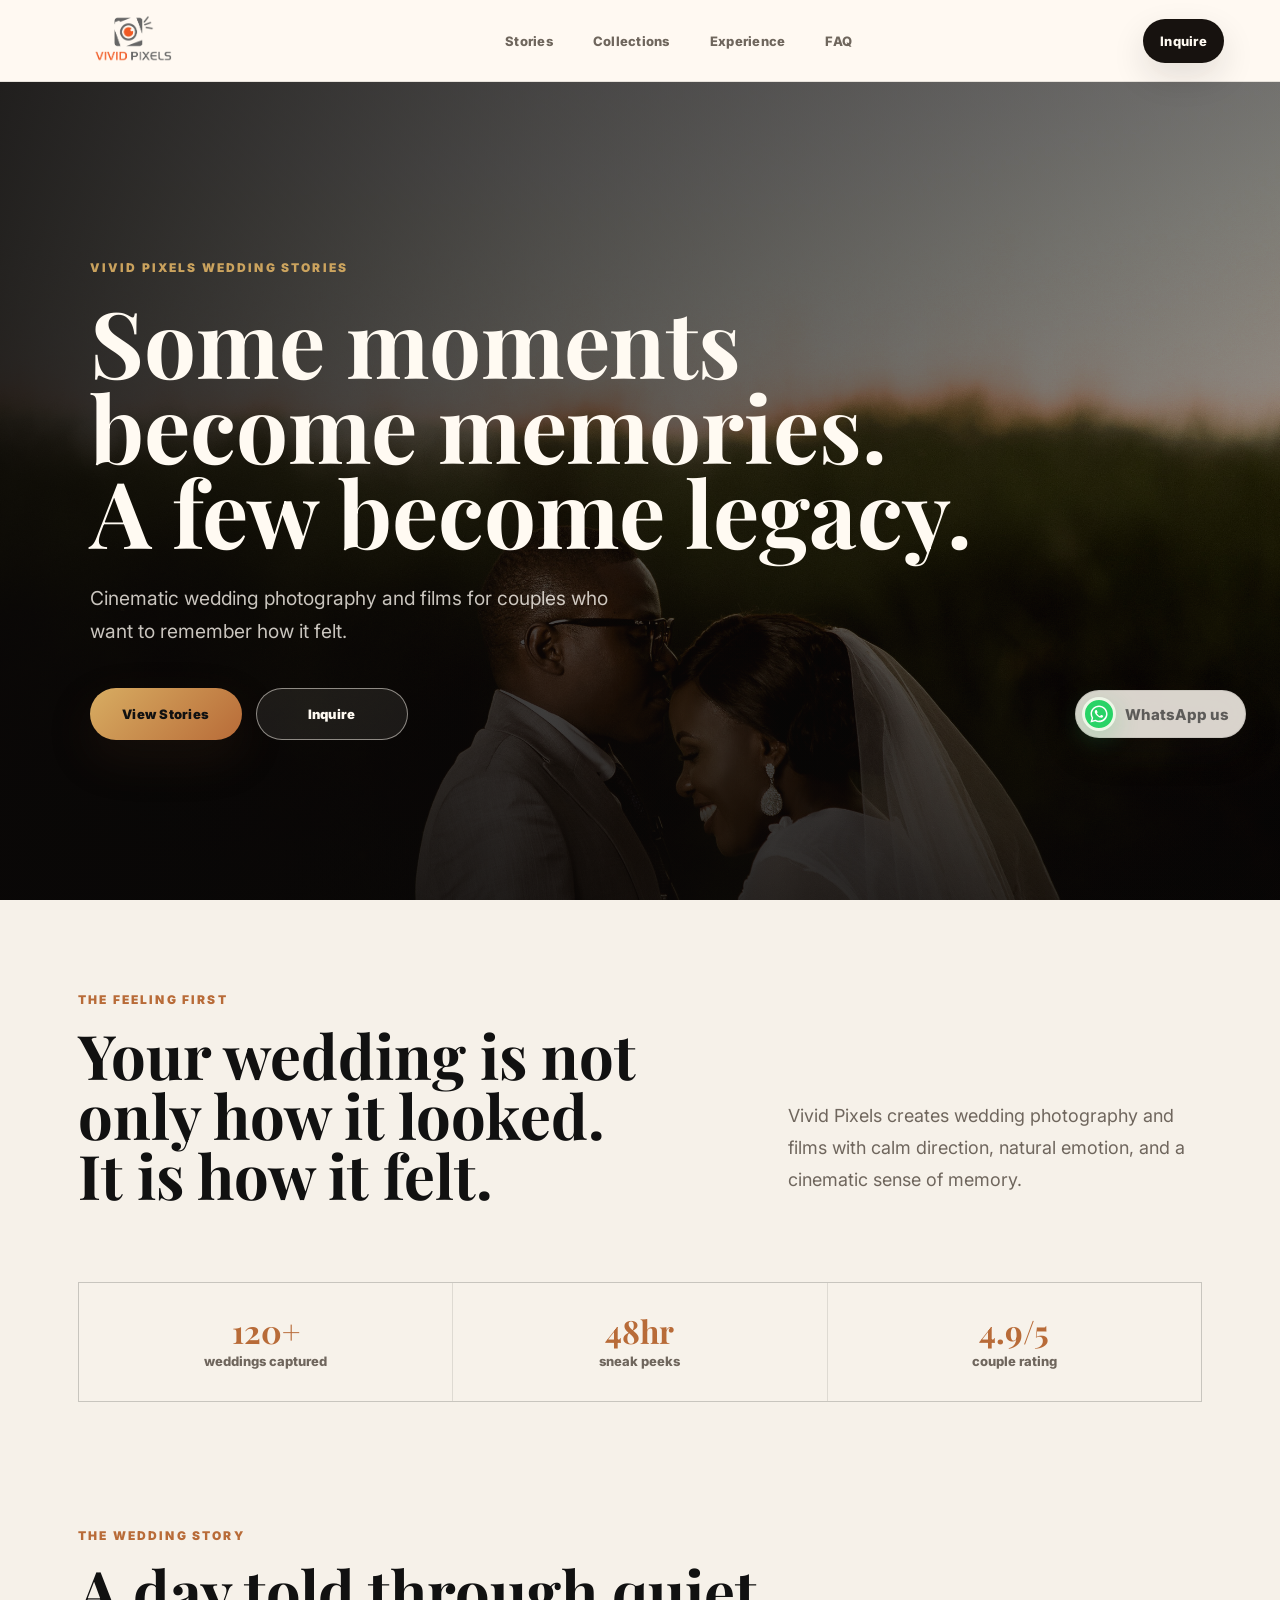
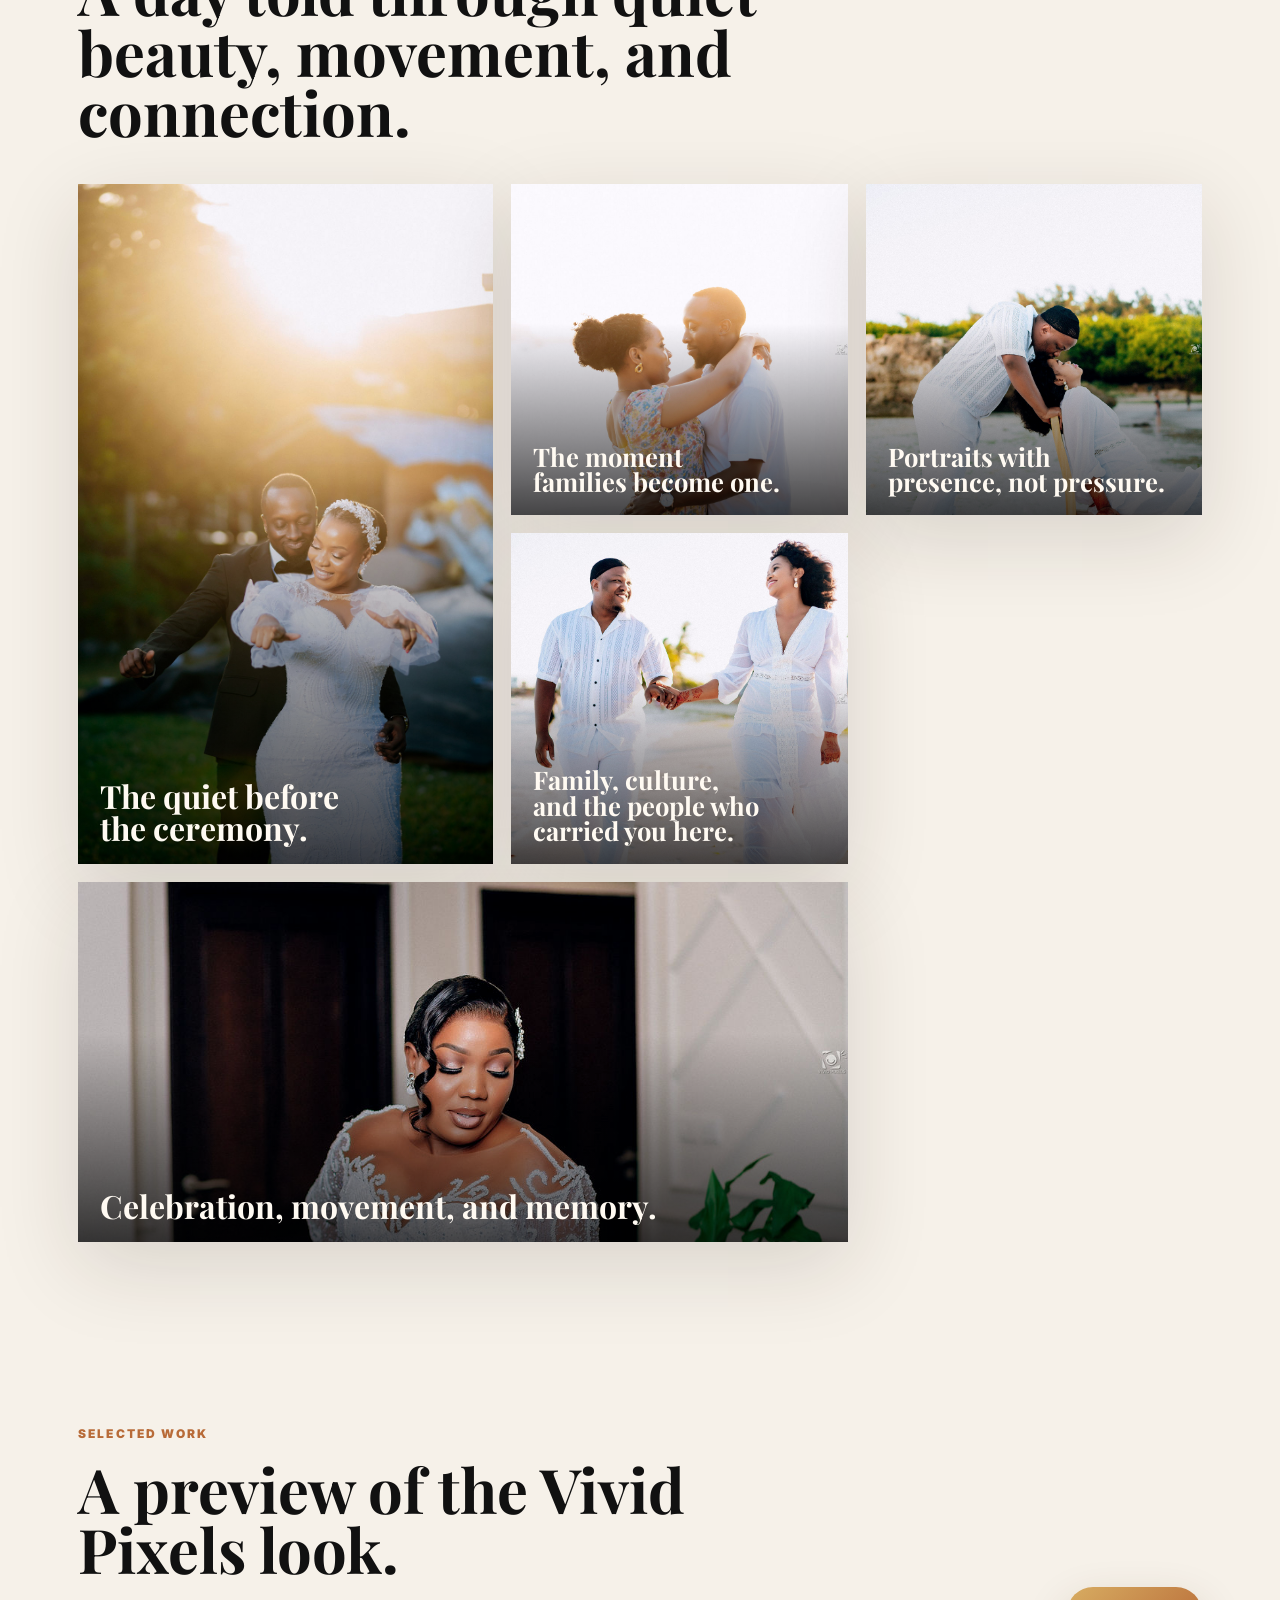
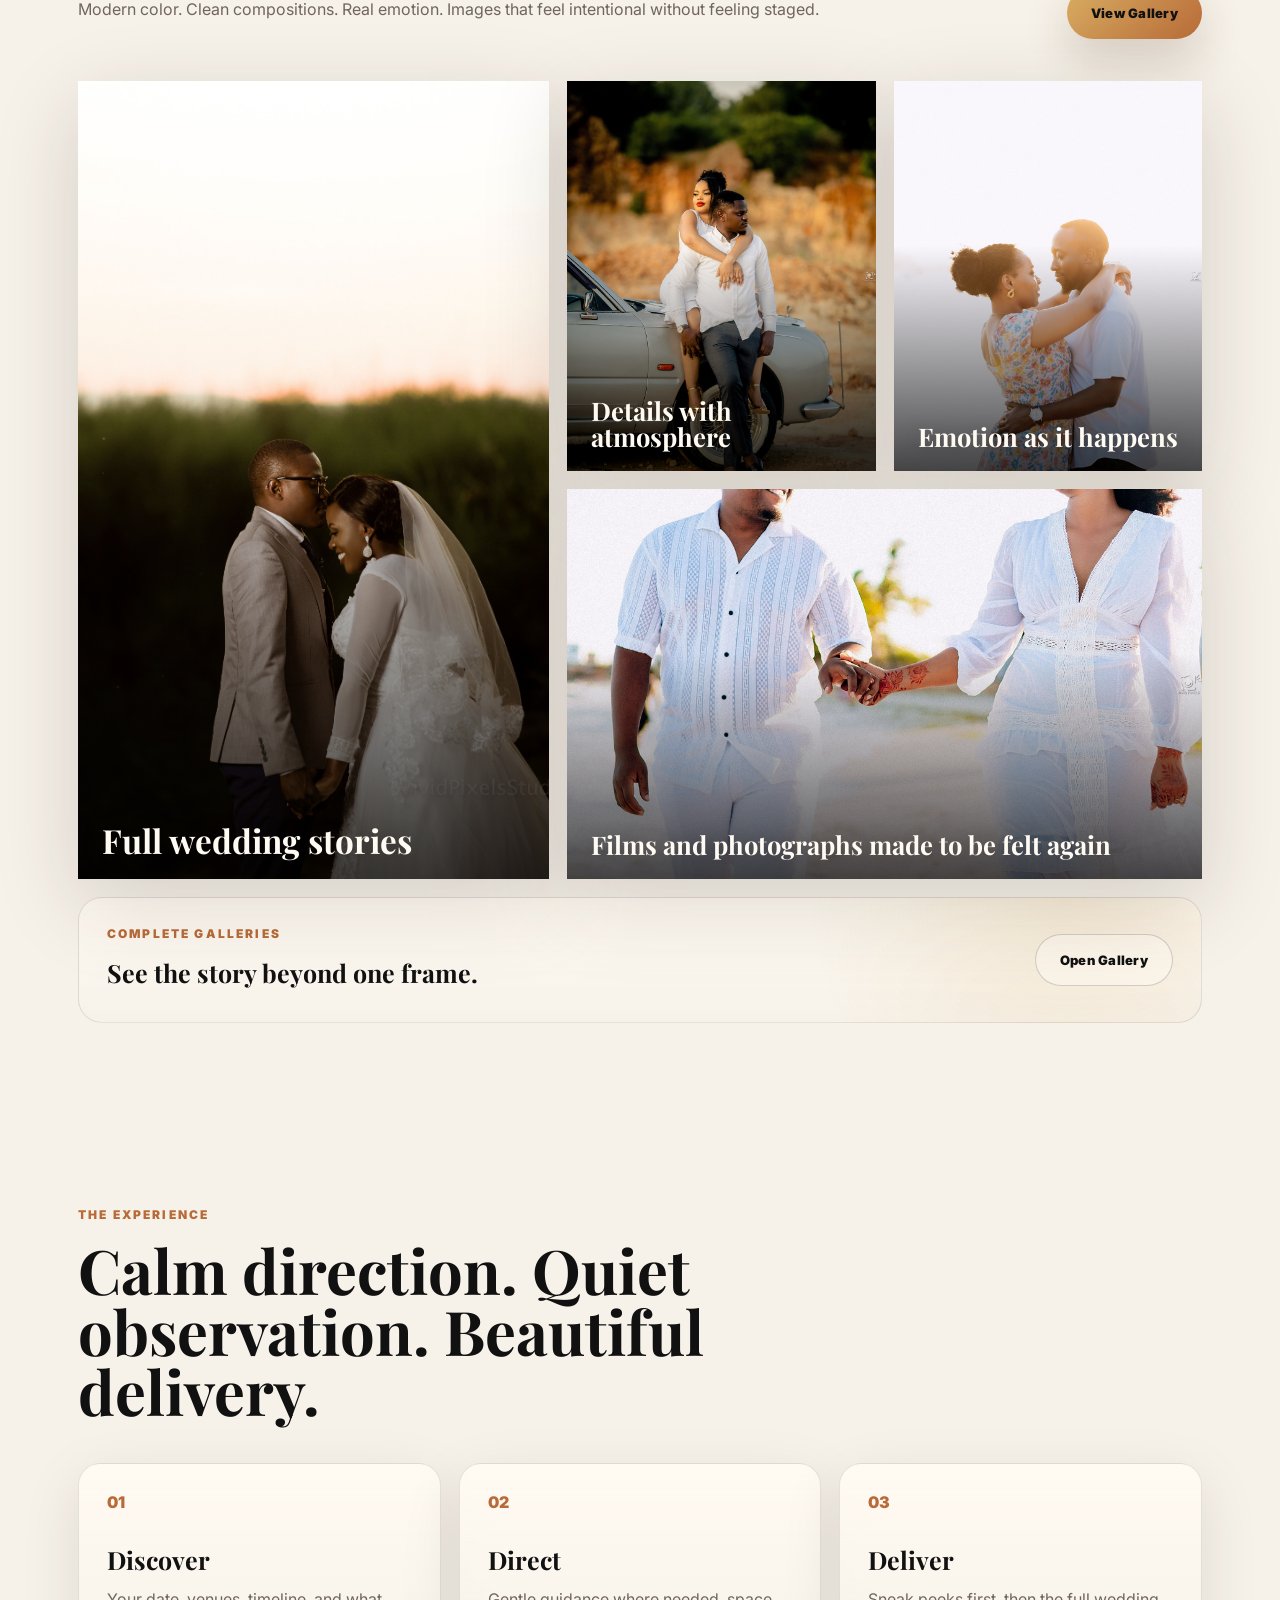
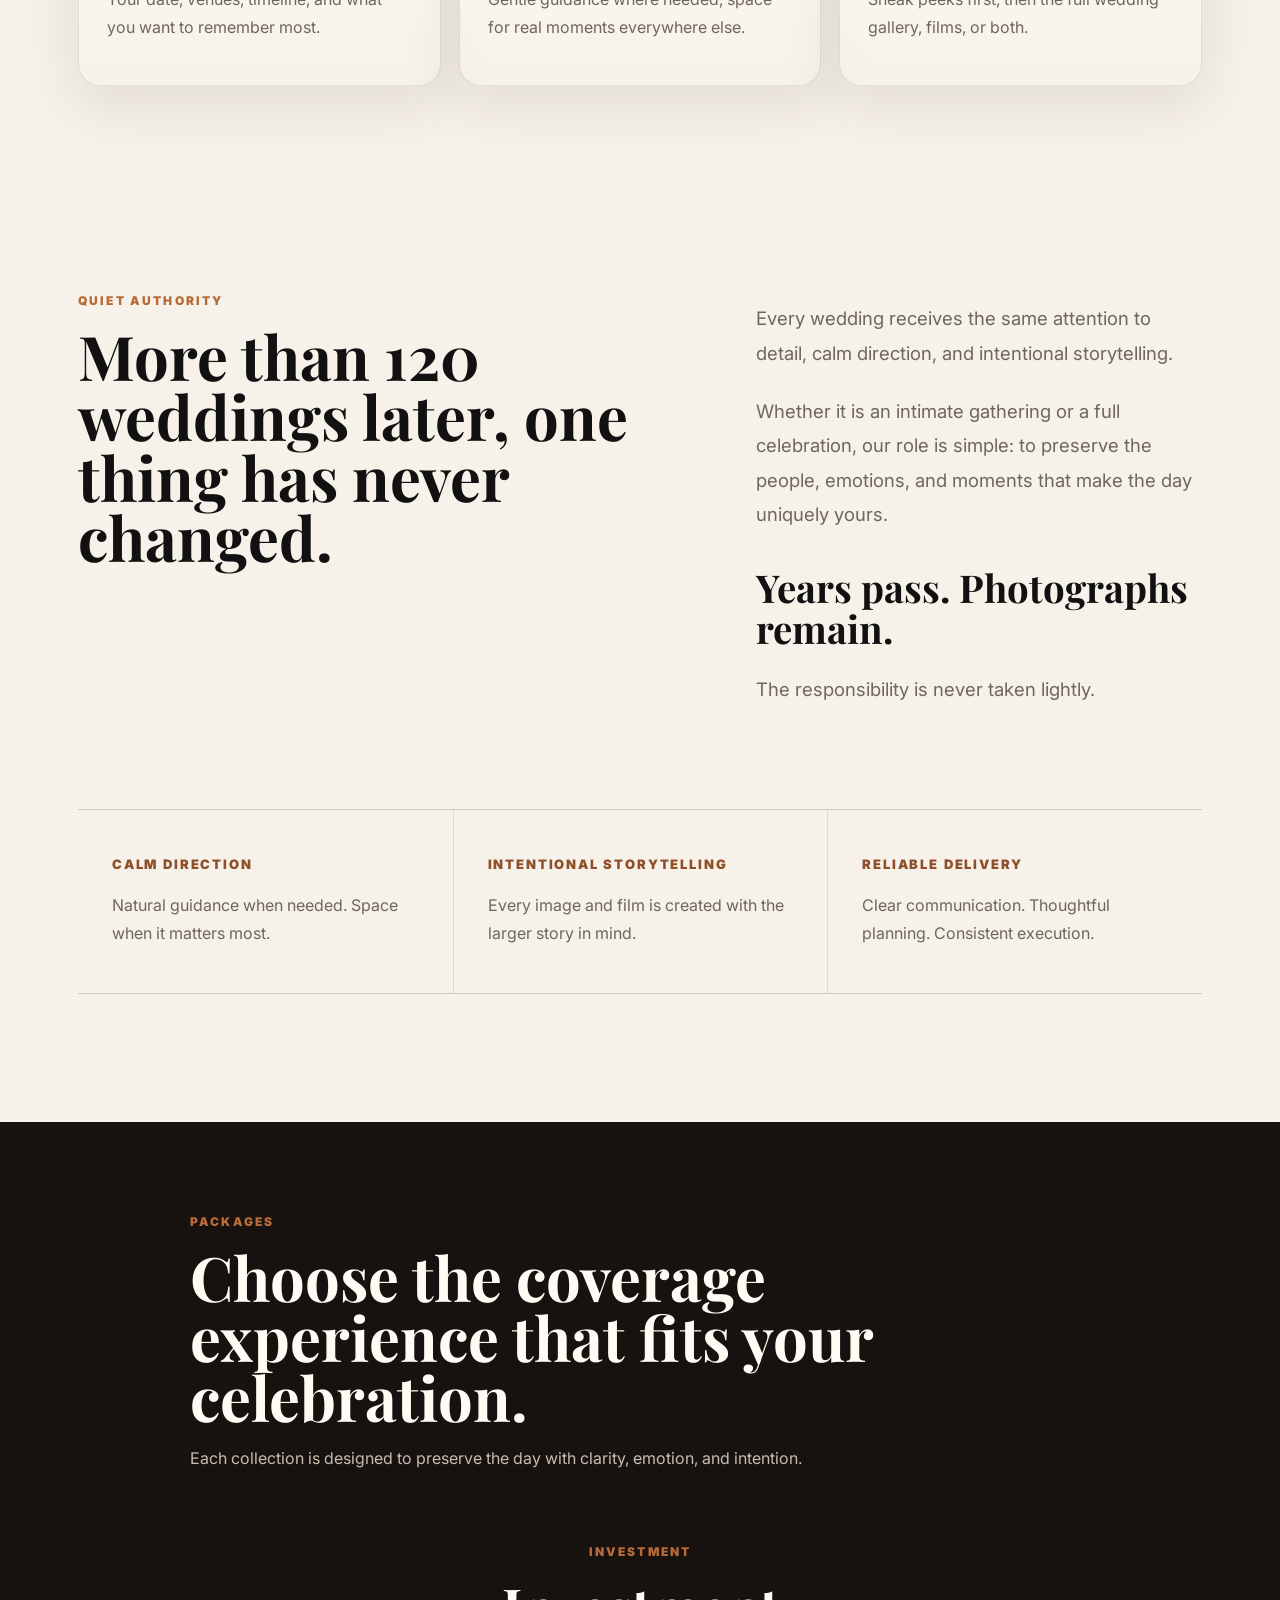
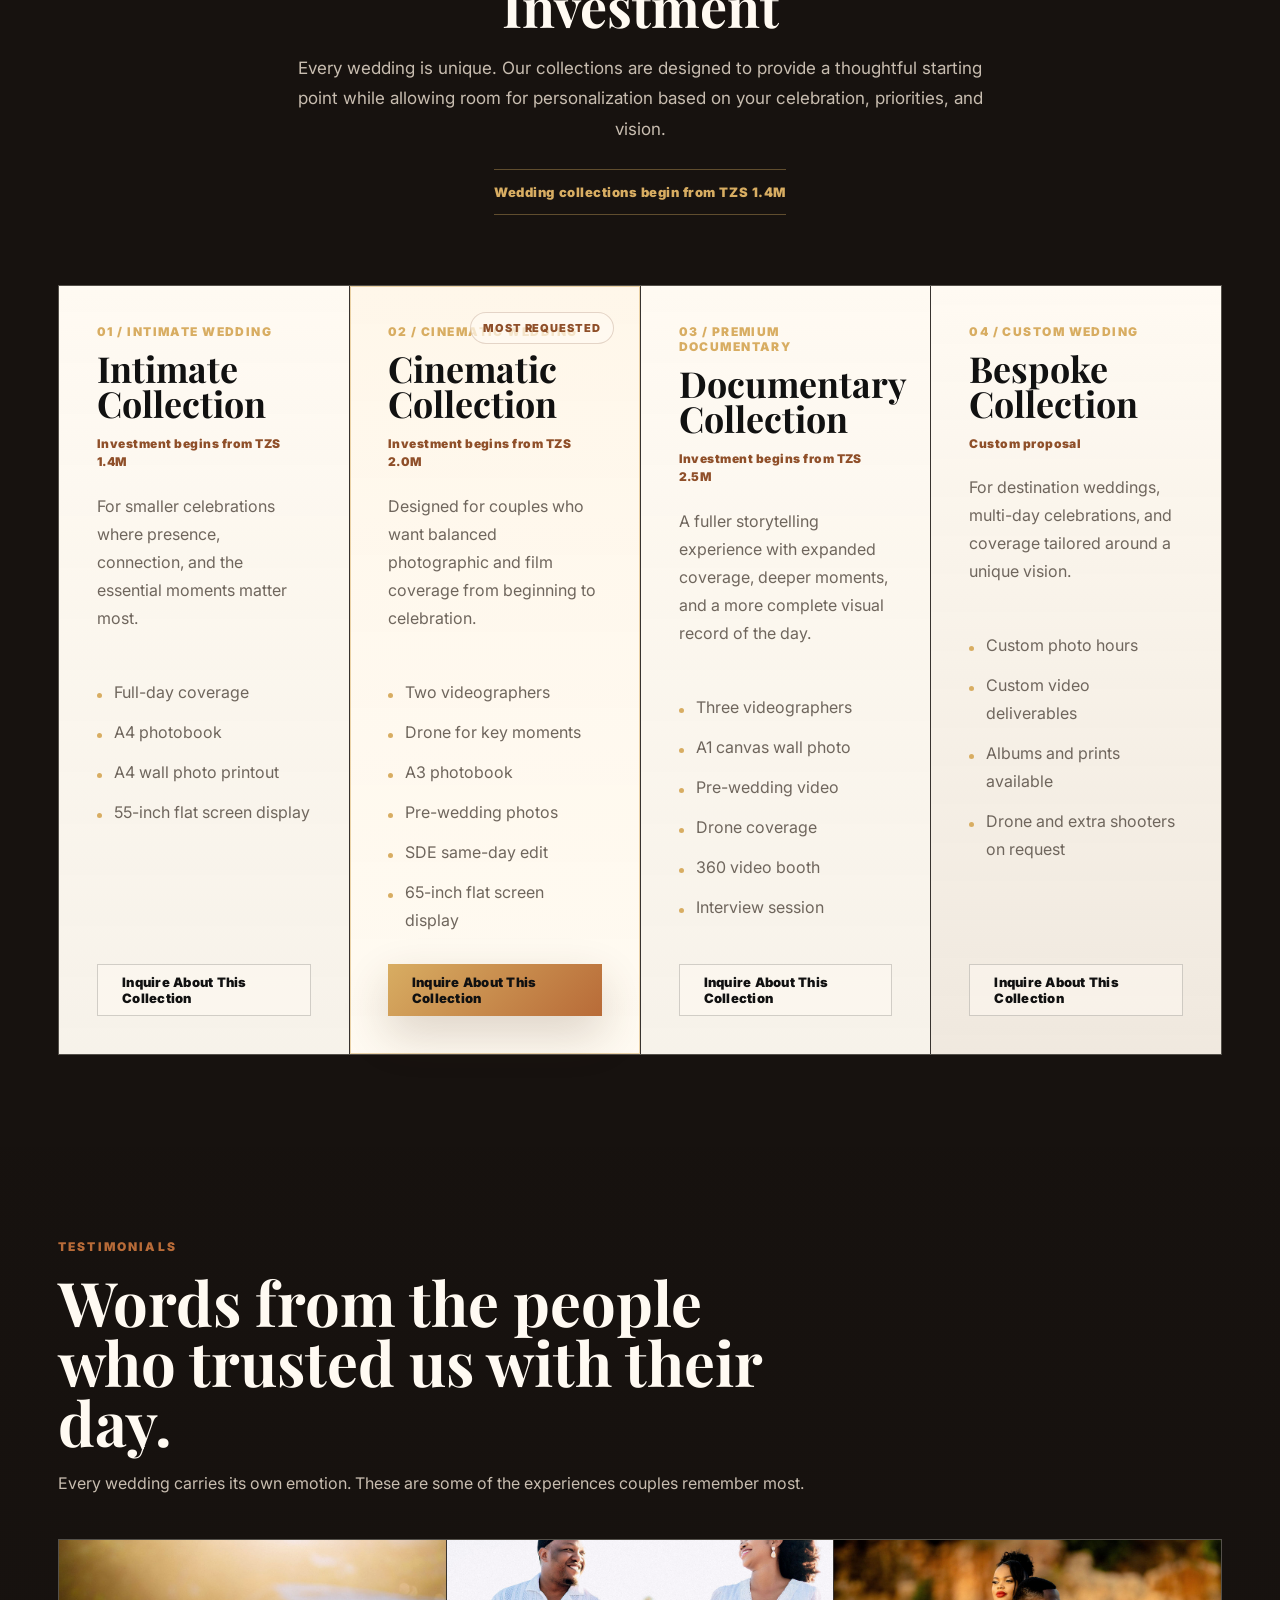
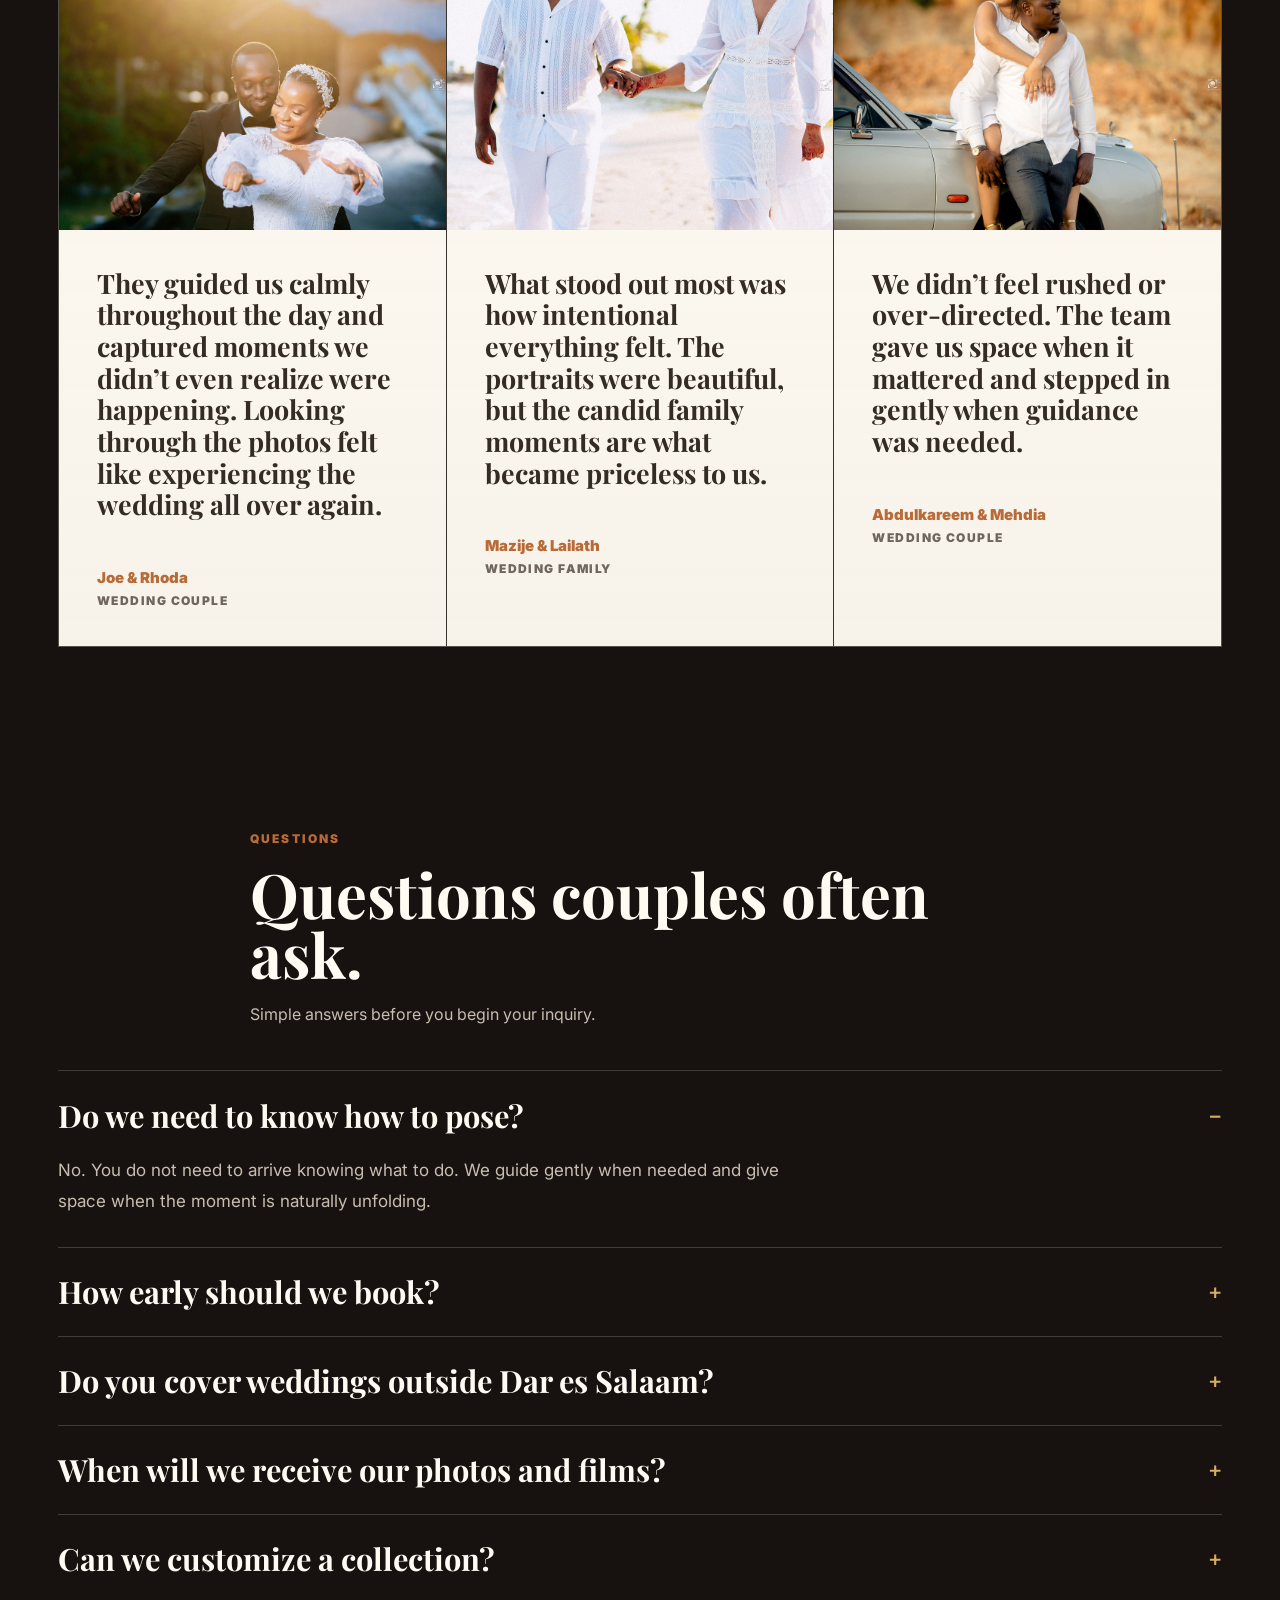
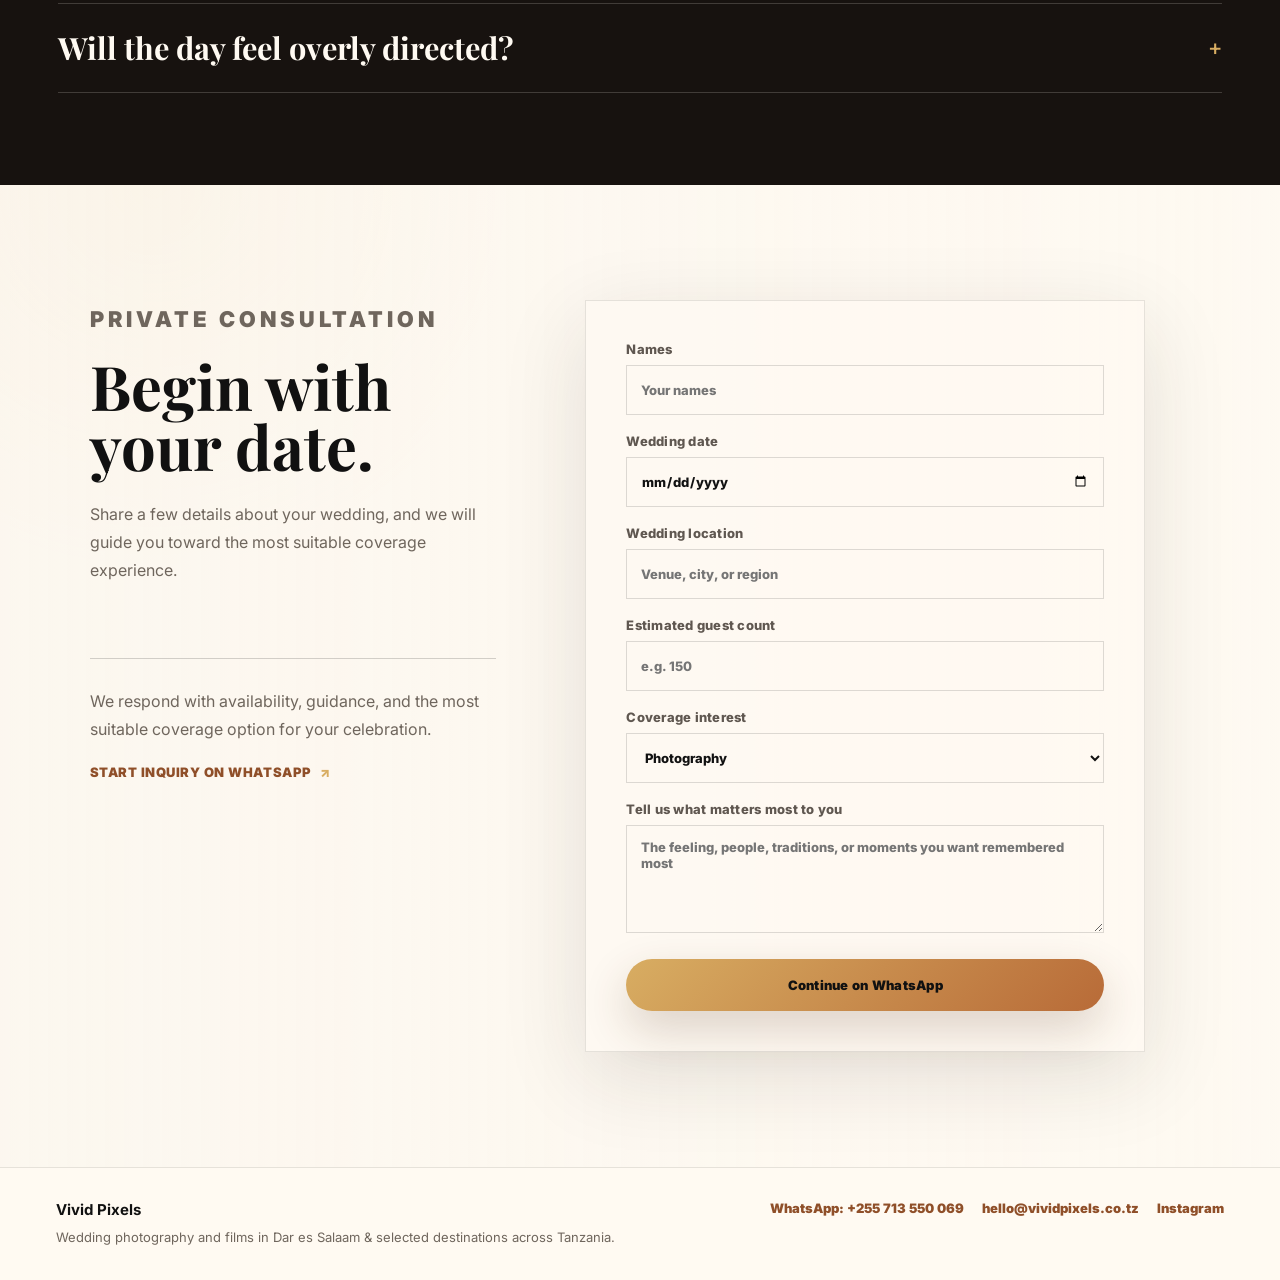
<file: index.html>
<!doctype html>
<html lang="en">
  <head>
    <meta charset="utf-8" />
    <meta name="viewport" content="width=device-width, initial-scale=1" />
    <title>Vivid Pixels | Wedding Photography & Films in Tanzania</title>
    <meta
      name="description"
      content="Vivid Pixels is a wedding photography and videography studio in Dar es Salaam, Tanzania, creating cinematic wedding stories, films, and galleries."
    />
    <link rel="canonical" href="https://vividpixels.co.tz/" />
    <meta name="robots" content="index, follow" />
    <meta property="og:site_name" content="Vivid Pixels" />
    <meta property="og:title" content="Vivid Pixels | Wedding Photography & Films in Tanzania" />
    <meta
      property="og:description"
      content="Premium wedding photography and films for couples in Dar es Salaam and selected destinations across Tanzania."
    />
    <meta property="og:type" content="website" />
    <meta property="og:url" content="https://vividpixels.co.tz/" />
    <meta property="og:image" content="https://vividpixels.co.tz/assets/gallery/hero.jpg" />
    <meta name="twitter:card" content="summary_large_image" />
    <meta name="twitter:title" content="Vivid Pixels | Wedding Photography & Films in Tanzania" />
    <meta
      name="twitter:description"
      content="Cinematic wedding photography and films by Vivid Pixels in Tanzania."
    />
    <meta name="twitter:image" content="https://vividpixels.co.tz/assets/gallery/hero.jpg" />
    <link rel="preconnect" href="https://images.unsplash.com" />
    <link rel="stylesheet" href="styles.css?v=20260530d" />
    <script type="application/ld+json">
      {
        "@context": "https://schema.org",
        "@graph": [
          {
            "@type": "WebSite",
            "@id": "https://vividpixels.co.tz/#website",
            "name": "Vivid Pixels",
            "url": "https://vividpixels.co.tz/",
            "inLanguage": "en",
            "publisher": {
              "@id": "https://vividpixels.co.tz/#business"
            }
          },
          {
            "@type": ["LocalBusiness", "ProfessionalService"],
            "@id": "https://vividpixels.co.tz/#business",
            "name": "Vivid Pixels",
            "url": "https://vividpixels.co.tz/",
            "logo": "https://vividpixels.co.tz/assets/vivid-pixels-logo.png",
            "image": "https://vividpixels.co.tz/assets/gallery/hero.jpg",
            "description": "Vivid Pixels is a premium wedding photography and videography studio in Dar es Salaam, Tanzania, creating cinematic wedding stories, films, and galleries.",
            "telephone": "+255713550069",
            "email": "hello@vividpixels.co.tz",
            "address": {
              "@type": "PostalAddress",
              "addressLocality": "Dar es Salaam",
              "addressCountry": "TZ"
            },
            "areaServed": [
              {
                "@type": "City",
                "name": "Dar es Salaam"
              },
              {
                "@type": "Country",
                "name": "Tanzania"
              }
            ],
            "sameAs": [
              "https://www.instagram.com/vividpixelsstudio/",
              "https://vividpixelsstudio.pixieset.com"
            ],
            "serviceType": [
              "Wedding photography",
              "Wedding videography",
              "Wedding films",
              "Engagement photography",
              "Portrait photography"
            ]
          }
        ]
      }
    </script>
  </head>
  <body>
    <header class="site-header">
      <a class="brand" href="#top" aria-label="Vivid Pixels home">
        <img src="assets/vivid-pixels-logo.png" alt="Vivid Pixels" />
      </a>
      <nav aria-label="Main navigation">
        <a href="gallery.html">Stories</a>
        <a href="#packages">Collections</a>
        <a href="#experience">Experience</a>
        <a href="#faq">FAQ</a>
      </nav>
      <button class="menu-toggle" type="button" aria-expanded="false" aria-controls="mobileMenu">
        <span></span>
        <span></span>
        <span></span>
      </button>
      <a class="header-cta" id="cta-header-inquire" href="#contact">Inquire</a>
      <div class="mobile-menu" id="mobileMenu">
        <a href="gallery.html">Stories</a>
        <a href="#packages">Collections</a>
        <a href="#experience">Experience</a>
        <a href="#faq">FAQ</a>
      </div>
    </header>

    <main id="top">
      <section class="hero" aria-labelledby="hero-title">
        <div class="hero-media" aria-hidden="true"></div>
        <div class="hero-overlay"></div>
        <div class="hero-content">
          <p class="eyebrow">Vivid Pixels Wedding Stories</p>
          <h1 id="hero-title">Some moments become memories. <span>A few become legacy.</span></h1>
          <p>
            Cinematic wedding photography and films for couples who want to
            remember how it felt.
          </p>
          <div class="hero-actions">
            <a class="button button-primary" href="gallery.html">View Stories</a>
            <a class="button button-secondary" id="cta-hero-inquire" href="#contact">Inquire</a>
          </div>
        </div>
      </section>

      <section class="editorial-intro" aria-label="Vivid Pixels wedding approach">
        <div>
          <p class="eyebrow">The feeling first</p>
          <h2>Your wedding is not only how it looked. <span>It is how it felt.</span></h2>
        </div>
        <p>
          Vivid Pixels creates wedding photography and films with calm direction,
          natural emotion, and a cinematic sense of memory.
        </p>
        <div class="intro-proof" aria-label="Studio highlights">
          <span><strong>120+</strong> weddings captured</span>
          <span><strong>48hr</strong> sneak peeks</span>
          <span><strong>4.9/5</strong> couple rating</span>
        </div>
      </section>

      <section class="section story-section" id="services" aria-labelledby="services-title">
        <div class="section-heading story-heading">
          <p class="eyebrow">The wedding story</p>
          <h2 id="services-title">A day told through quiet beauty, movement, and connection.</h2>
        </div>
        <div class="story-grid" aria-label="Wedding storytelling moments">
          <article class="story-card story-card-large">
            <img src="assets/gallery/wedding-1.jpg" alt="Quiet wedding preparation captured by Vivid Pixels" />
            <p>The quiet before the ceremony.</p>
          </article>
          <article class="story-card">
            <img src="assets/gallery/wedding-2.jpg" alt="Wedding ceremony emotion and family connection" />
            <p>The moment families become one.</p>
          </article>
          <article class="story-card">
            <img src="assets/gallery/wedding-3.jpg" alt="Editorial couple portrait by Vivid Pixels" />
            <p>Portraits with presence, not pressure.</p>
          </article>
          <article class="story-card">
            <img src="assets/gallery/wedding-4.jpg" alt="Family connection during a wedding celebration" />
            <p>Family, culture, and the people who carried you here.</p>
          </article>
          <article class="story-card story-card-wide">
            <img src="assets/gallery/wedding-5.jpg" alt="Wedding reception celebration and movement" />
            <p>Celebration, movement, and memory.</p>
          </article>
        </div>
      </section>

      <section class="section" id="work" aria-labelledby="work-title">
        <div class="section-heading work-heading">
          <div>
            <p class="eyebrow">Selected work</p>
            <h2 id="work-title">A preview of the Vivid Pixels look.</h2>
            <p>Modern color. Clean compositions. Real emotion. Images that feel intentional without feeling staged.</p>
          </div>
          <a
            class="button button-primary"
            href="gallery.html"
          >
            View Gallery
          </a>
        </div>
        <div class="editorial-work" aria-label="Editorial wedding portfolio preview">
          <a class="work-image work-image-featured" href="gallery.html">
            <img src="assets/gallery/hero.jpg" alt="Cinematic wedding portrait from Vivid Pixels" />
            <span>Full wedding stories</span>
          </a>
          <a class="work-image" href="gallery.html">
            <img src="assets/gallery/wedding-6.jpg" alt="Elegant wedding detail captured by Vivid Pixels" />
            <span>Details with atmosphere</span>
          </a>
          <a class="work-image" href="gallery.html">
            <img src="assets/gallery/wedding-2.jpg" alt="Emotional wedding photography moment" />
            <span>Emotion as it happens</span>
          </a>
          <a class="work-image work-image-wide" href="gallery.html">
            <img src="assets/gallery/wedding-4.jpg" alt="Cinematic wedding celebration by Vivid Pixels" />
            <span>Films and photographs made to be felt again</span>
          </a>
        </div>
        <div class="gallery-panel gallery-panel-minimal">
          <div>
            <p class="eyebrow">Complete galleries</p>
            <h3>See the story beyond one frame.</h3>
          </div>
          <a class="button button-secondary" href="gallery.html">Open Gallery</a>
        </div>
      </section>

      <section class="section process-section" id="experience" aria-labelledby="process-title">
        <div class="section-heading">
          <p class="eyebrow">The experience</p>
          <h2 id="process-title">Calm direction. Quiet observation. Beautiful delivery.</h2>
        </div>
        <div class="process-grid">
          <article>
            <span>01</span>
            <h3>Discover</h3>
            <p>Your date, venues, timeline, and what you want to remember most.</p>
          </article>
          <article>
            <span>02</span>
            <h3>Direct</h3>
            <p>Gentle guidance where needed, space for real moments everywhere else.</p>
          </article>
          <article>
            <span>03</span>
            <h3>Deliver</h3>
            <p>Sneak peeks first, then the full wedding gallery, films, or both.</p>
          </article>
        </div>
      </section>

      <section class="section quiet-authority" aria-labelledby="authority-title">
        <div class="authority-layout">
          <div>
            <p class="eyebrow">Quiet authority</p>
            <h2 id="authority-title">More than 120 weddings later, one thing has never changed.</h2>
          </div>
          <div class="authority-copy">
            <p>Every wedding receives the same attention to detail, calm direction, and intentional storytelling.</p>
            <p>Whether it is an intimate gathering or a full celebration, our role is simple: to preserve the people, emotions, and moments that make the day uniquely yours.</p>
            <p>Years pass. Photographs remain.</p>
            <p>The responsibility is never taken lightly.</p>
          </div>
        </div>
        <div class="authority-pillars" aria-label="Vivid Pixels working principles">
          <article>
            <h3>Calm Direction</h3>
            <p>Natural guidance when needed. Space when it matters most.</p>
          </article>
          <article>
            <h3>Intentional Storytelling</h3>
            <p>Every image and film is created with the larger story in mind.</p>
          </article>
          <article>
            <h3>Reliable Delivery</h3>
            <p>Clear communication. Thoughtful planning. Consistent execution.</p>
          </article>
        </div>
      </section>

      <section class="section package-section" id="packages" aria-labelledby="packages-title">
        <div class="section-heading">
          <p class="eyebrow">Packages</p>
          <h2 id="packages-title">Choose the coverage experience that fits your celebration.</h2>
          <p>Each collection is designed to preserve the day with clarity, emotion, and intention.</p>
        </div>
        <div class="investment-intro" aria-label="Wedding investment starting point">
          <p class="eyebrow">Investment</p>
          <h3>Investment</h3>
          <p>Every wedding is unique. Our collections are designed to provide a thoughtful starting point while allowing room for personalization based on your celebration, priorities, and vision.</p>
          <strong>Wedding collections begin from TZS 1.4M</strong>
        </div>
        <div class="package-grid">
          <article class="package-card">
            <div>
              <p class="package-kicker">01 / Intimate Wedding</p>
              <h3>Intimate Collection</h3>
              <p class="collection-investment">Investment begins from TZS 1.4M</p>
              <p class="package-copy">For smaller celebrations where presence, connection, and the essential moments matter most.</p>
            </div>
            <ul>
              <li>Full-day coverage</li>
              <li>A4 photobook</li>
              <li>A4 wall photo printout</li>
              <li>55-inch flat screen display</li>
            </ul>
            <a
              class="button button-outline"
              id="cta-package-intimate"
              href="#contact"
              data-package="Package One"
              data-collection="Intimate Collection"
            >
              Inquire About This Collection
            </a>
          </article>

          <article class="package-card highlighted">
            <div class="popular">Most requested</div>
            <div>
              <p class="package-kicker">02 / Cinematic Wedding</p>
              <h3>Cinematic Collection</h3>
              <p class="collection-investment">Investment begins from TZS 2.0M</p>
              <p class="package-copy">Designed for couples who want balanced photographic and film coverage from beginning to celebration.</p>
            </div>
            <ul>
              <li>Two videographers</li>
              <li>Drone for key moments</li>
              <li>A3 photobook</li>
              <li>Pre-wedding photos</li>
              <li>SDE same-day edit</li>
              <li>65-inch flat screen display</li>
            </ul>
            <a
              class="button button-primary"
              id="cta-package-cinematic"
              href="#contact"
              data-package="Package Two"
              data-collection="Cinematic Collection"
            >
              Inquire About This Collection
            </a>
          </article>

          <article class="package-card">
            <div>
              <p class="package-kicker">03 / Premium Documentary</p>
              <h3>Documentary Collection</h3>
              <p class="collection-investment">Investment begins from TZS 2.5M</p>
              <p class="package-copy">A fuller storytelling experience with expanded coverage, deeper moments, and a more complete visual record of the day.</p>
            </div>
            <ul>
              <li>Three videographers</li>
              <li>A1 canvas wall photo</li>
              <li>Pre-wedding video</li>
              <li>Drone coverage</li>
              <li>360 video booth</li>
              <li>Interview session</li>
            </ul>
            <a
              class="button button-outline"
              id="cta-package-documentary"
              href="#contact"
              data-package="Package Three"
              data-collection="Documentary Collection"
            >
              Inquire About This Collection
            </a>
          </article>

          <article class="package-card wide-package">
            <div>
              <p class="package-kicker">04 / Custom Wedding</p>
              <h3>Bespoke Collection</h3>
              <p class="collection-investment">Custom proposal</p>
              <p class="package-copy">For destination weddings, multi-day celebrations, and coverage tailored around a unique vision.</p>
            </div>
            <ul>
              <li>Custom photo hours</li>
              <li>Custom video deliverables</li>
              <li>Albums and prints available</li>
              <li>Drone and extra shooters on request</li>
            </ul>
            <a
              class="button button-outline"
              id="cta-package-bespoke"
              href="#contact"
              data-package="Bespoke"
              data-collection="Bespoke Collection"
            >
              Inquire About This Collection
            </a>
          </article>
        </div>
      </section>

      <section class="section reviews-section" id="reviews" aria-labelledby="reviews-title">
        <div class="section-heading">
          <p class="eyebrow">Testimonials</p>
          <h2 id="reviews-title">Words from the people who trusted us with their day.</h2>
          <p>Every wedding carries its own emotion. These are some of the experiences couples remember most.</p>
        </div>
        <div class="review-list" id="reviewList" aria-label="Client wedding testimonials">
          <article class="review-card">
            <img src="assets/gallery/wedding-1.jpg" alt="Joe and Rhoda wedding story photographed by Vivid Pixels" />
            <div>
              <p>They guided us calmly throughout the day and captured moments we didn’t even realize were happening. Looking through the photos felt like experiencing the wedding all over again.</p>
              <strong>Joe & Rhoda</strong>
              <span>Wedding Couple</span>
            </div>
          </article>
          <article class="review-card">
            <img src="assets/gallery/wedding-4.jpg" alt="Mazije and Lailath wedding family moments by Vivid Pixels" />
            <div>
              <p>What stood out most was how intentional everything felt. The portraits were beautiful, but the candid family moments are what became priceless to us.</p>
              <strong>Mazije & Lailath</strong>
              <span>Wedding Family</span>
            </div>
          </article>
          <article class="review-card">
            <img src="assets/gallery/wedding-6.jpg" alt="Abdulkareem and Mehdia wedding celebration photographed by Vivid Pixels" />
            <div>
              <p>We didn’t feel rushed or over-directed. The team gave us space when it mattered and stepped in gently when guidance was needed.</p>
              <strong>Abdulkareem & Mehdia</strong>
              <span>Wedding Couple</span>
            </div>
          </article>
        </div>
      </section>

      <section class="section faq-section" id="faq" aria-labelledby="faq-title">
        <div class="section-heading">
          <p class="eyebrow">Questions</p>
          <h2 id="faq-title">Questions couples often ask.</h2>
          <p>Simple answers before you begin your inquiry.</p>
        </div>
        <div class="faq-grid">
          <details open>
            <summary>Do we need to know how to pose?</summary>
            <p>No. You do not need to arrive knowing what to do. We guide gently when needed and give space when the moment is naturally unfolding.</p>
          </details>
          <details>
            <summary>How early should we book?</summary>
            <p>As soon as your date is confirmed. We accept a limited number of weddings so each celebration receives proper attention, planning, and care.</p>
          </details>
          <details>
            <summary>Do you cover weddings outside Dar es Salaam?</summary>
            <p>Yes. We cover weddings in Dar es Salaam and selected destinations across Tanzania. Travel requirements can be discussed during inquiry.</p>
          </details>
          <details>
            <summary>When will we receive our photos and films?</summary>
            <p>Delivery timelines depend on the type of coverage selected. We communicate expected timelines clearly before confirmation so you know what to expect.</p>
          </details>
          <details>
            <summary>Can we customize a collection?</summary>
            <p>Yes. Our collections provide a starting point, but coverage can be refined depending on your wedding size, location, and priorities.</p>
          </details>
          <details>
            <summary>Will the day feel overly directed?</summary>
            <p>No. Our approach is calm and intentional. We step in when guidance helps, but we avoid turning real moments into forced scenes.</p>
          </details>
        </div>
      </section>

      <section class="contact-band" id="contact" aria-labelledby="contact-title">
        <div class="contact-intro">
          <p class="eyebrow">Private consultation</p>
          <h2 id="contact-title">Begin with your date.</h2>
          <p>Share a few details about your wedding, and we will guide you toward the most suitable coverage experience.</p>
          <div class="contact-note">
            <p>We respond with availability, guidance, and the most suitable coverage option for your celebration.</p>
            <a id="cta-whatsapp-inquiry" href="https://wa.me/255713550069" target="_blank" rel="noopener noreferrer">Start Inquiry on WhatsApp</a>
          </div>
        </div>
        <form class="lead-form" id="availabilityForm">
          <input id="selectedCollection" name="collection" type="hidden" value="" />
          <p class="selected-collection-note" id="selectedCollectionNote" hidden>Selected collection: <strong></strong></p>
          <label>
            Names
            <input name="name" type="text" placeholder="Your names" required />
          </label>
          <label>
            Wedding date
            <input id="weddingDate" name="date" type="date" min="2026-05-14" required />
          </label>
          <label>
            Wedding location
            <input name="location" type="text" placeholder="Venue, city, or region" required />
          </label>
          <label>
            Estimated guest count
            <input name="guests" type="number" min="1" inputmode="numeric" placeholder="e.g. 150" required />
          </label>
          <label>
            Coverage interest
            <select id="packageSelect" name="coverage" required>
              <option>Photography</option>
              <option>Film</option>
              <option>Photography + Film</option>
            </select>
          </label>
          <label>
            Tell us what matters most to you
            <textarea name="message" rows="5" placeholder="The feeling, people, traditions, or moments you want remembered most" required></textarea>
          </label>
          <button class="button button-primary" id="cta-form-whatsapp" type="submit">Continue on WhatsApp</button>
        </form>
      </section>
    </main>

    <footer class="site-footer">
      <div>
        <strong>Vivid Pixels</strong>
        <span>Wedding photography and films in Dar es Salaam & selected destinations across Tanzania.</span>
      </div>
      <div class="footer-links" aria-label="Vivid Pixels contact links">
        <a href="https://wa.me/255713550069">WhatsApp: +255 713 550 069</a>
        <a href="mailto:hello@vividpixels.co.tz">hello@vividpixels.co.tz</a>
        <a href="https://www.instagram.com/vividpixelsstudio/" target="_blank" rel="noopener noreferrer">Instagram</a>
      </div>
    </footer>

    <a
      class="floating-whatsapp"
      id="cta-floating-whatsapp"
      href="https://wa.me/255713550069?text=Hi%20Vivid%20Pixels%2C%20I%20would%20like%20to%20begin%20a%20wedding%20inquiry."
      target="_blank"
      rel="noopener noreferrer"
      aria-label="Start inquiry on WhatsApp"
    >
      <span class="floating-whatsapp-icon" aria-hidden="true">
        <svg viewBox="0 0 32 32" focusable="false">
          <path d="M16.04 3.5c-6.82 0-12.37 5.45-12.37 12.14 0 2.16.59 4.27 1.7 6.11L3.5 28.5l6.97-1.78a12.6 12.6 0 0 0 5.57 1.3c6.82 0 12.37-5.45 12.37-12.15S22.86 3.5 16.04 3.5Zm0 22.31c-1.79 0-3.55-.47-5.08-1.37l-.36-.21-4.12 1.05 1.1-3.98-.24-.39a9.9 9.9 0 0 1-1.47-5.27c0-5.47 4.56-9.92 10.17-9.92 5.6 0 10.16 4.45 10.16 9.92 0 5.48-4.56 9.94-10.16 9.94Zm5.58-7.44c-.31-.15-1.82-.88-2.1-.98-.28-.1-.49-.15-.69.15-.2.29-.79.97-.97 1.17-.18.2-.36.22-.67.07-.31-.15-1.29-.47-2.45-1.49-.91-.8-1.52-1.78-1.69-2.08-.18-.29-.02-.45.13-.6.14-.13.31-.34.46-.51.15-.18.2-.3.31-.49.1-.2.05-.37-.03-.52-.08-.15-.69-1.63-.94-2.23-.25-.58-.5-.5-.69-.51h-.59c-.2 0-.52.07-.79.37-.28.29-1.04 1-1.04 2.43s1.07 2.82 1.22 3.01c.15.2 2.1 3.14 5.09 4.4.71.3 1.27.48 1.7.62.71.22 1.36.19 1.88.12.57-.08 1.82-.73 2.08-1.43.26-.7.26-1.3.18-1.43-.08-.12-.28-.2-.59-.34Z" />
        </svg>
      </span>
      <span>WhatsApp us</span>
    </a>

    <script src="script.js?v=20260530b"></script>
  </body>
</html>
</file>
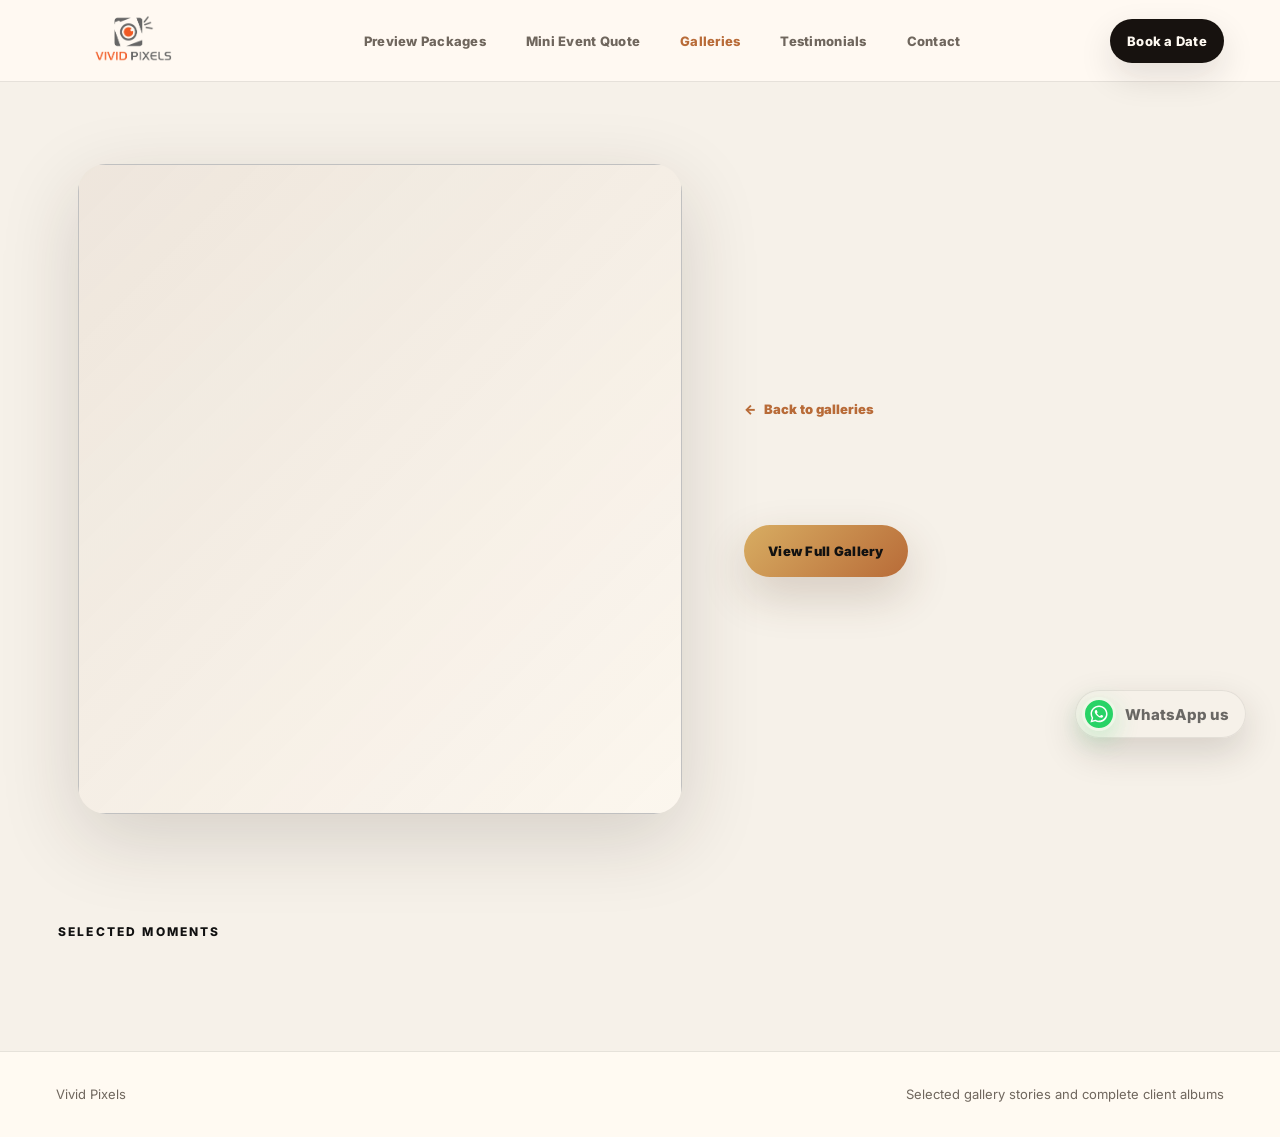
<file: gallery-detail.html>
<!doctype html>
<html lang="en">
  <head>
    <meta charset="utf-8" />
    <meta name="viewport" content="width=device-width, initial-scale=1" />
    <title>Vivid Pixels | Gallery Story</title>
    <meta
      name="description"
      content="A Vivid Pixels gallery story with selected wedding, engagement, portrait, and celebration previews from Tanzania."
    />
    <link rel="canonical" href="https://vividpixels.co.tz/gallery-detail.html" />
    <meta name="robots" content="index, follow" />
    <meta property="og:site_name" content="Vivid Pixels" />
    <meta property="og:title" content="Vivid Pixels Gallery Story" />
    <meta
      property="og:description"
      content="Selected wedding and celebration moments from Vivid Pixels galleries in Tanzania."
    />
    <meta property="og:type" content="article" />
    <meta property="og:url" content="https://vividpixels.co.tz/gallery-detail.html" />
    <meta property="og:image" content="https://vividpixels.co.tz/assets/gallery/hero.jpg" />
    <meta name="twitter:card" content="summary_large_image" />
    <link rel="stylesheet" href="styles.css?v=20260530d" />
  </head>
  <body>
    <header class="site-header">
      <a class="brand" href="index.html" aria-label="Vivid Pixels home">
        <img src="assets/vivid-pixels-logo.png" alt="Vivid Pixels" />
      </a>
      <nav aria-label="Main navigation">
        <a href="index.html#packages">Preview Packages</a>
        <a href="https://quotemini.vividpixels.co.tz" target="_blank" rel="noopener noreferrer">Mini Event Quote</a>
        <a href="gallery.html" aria-current="page">Galleries</a>
        <a href="index.html#reviews">Testimonials</a>
        <a href="index.html#contact">Contact</a>
      </nav>
      <button class="menu-toggle" type="button" aria-expanded="false" aria-controls="mobileMenu">
        <span></span>
        <span></span>
        <span></span>
      </button>
      <a class="header-cta" href="index.html#contact">Book a Date</a>
      <div class="mobile-menu" id="mobileMenu">
        <a href="index.html#packages">Preview Packages</a>
        <a href="https://quotemini.vividpixels.co.tz" target="_blank" rel="noopener noreferrer">Mini Event Quote</a>
        <a href="gallery.html">Galleries</a>
        <a href="index.html#reviews">Testimonials</a>
        <a href="index.html#contact">Contact</a>
      </div>
    </header>

    <main class="gallery-story-page is-loading" id="galleryStoryPage">
      <section class="gallery-story-hero" id="detailHero">
        <div class="gallery-story-image">
          <img id="detailCover" alt="" />
        </div>
        <div class="gallery-story-copy">
          <a class="story-back" href="gallery.html">Back to galleries</a>
          <p class="eyebrow" id="detailCategory"></p>
          <h1 id="detailName"></h1>
          <p id="detailDescription"></p>
          <a class="button button-primary" id="detailFullLink" href="https://vividpixelsstudio.pixieset.com">View Full Gallery</a>
        </div>
      </section>

      <section class="section gallery-story-section" aria-labelledby="detailTitle">
        <div class="section-heading gallery-story-heading">
          <h2 id="detailTitle">Selected moments</h2>
        </div>
        <div class="story-photo-grid" id="detailPhotoGrid"></div>
      </section>
    </main>

    <footer class="site-footer">
      <span>Vivid Pixels</span>
      <span>Selected gallery stories and complete client albums</span>
    </footer>

    <a
      class="floating-whatsapp"
      id="cta-floating-whatsapp-gallery-detail"
      href="https://wa.me/255713550069?text=Hi%20Vivid%20Pixels%2C%20I%20would%20like%20to%20begin%20a%20wedding%20inquiry."
      target="_blank"
      rel="noopener noreferrer"
      aria-label="Start inquiry on WhatsApp"
    >
      <span class="floating-whatsapp-icon" aria-hidden="true">
        <svg viewBox="0 0 32 32" focusable="false">
          <path d="M16.04 3.5c-6.82 0-12.37 5.45-12.37 12.14 0 2.16.59 4.27 1.7 6.11L3.5 28.5l6.97-1.78a12.6 12.6 0 0 0 5.57 1.3c6.82 0 12.37-5.45 12.37-12.15S22.86 3.5 16.04 3.5Zm0 22.31c-1.79 0-3.55-.47-5.08-1.37l-.36-.21-4.12 1.05 1.1-3.98-.24-.39a9.9 9.9 0 0 1-1.47-5.27c0-5.47 4.56-9.92 10.17-9.92 5.6 0 10.16 4.45 10.16 9.92 0 5.48-4.56 9.94-10.16 9.94Zm5.58-7.44c-.31-.15-1.82-.88-2.1-.98-.28-.1-.49-.15-.69.15-.2.29-.79.97-.97 1.17-.18.2-.36.22-.67.07-.31-.15-1.29-.47-2.45-1.49-.91-.8-1.52-1.78-1.69-2.08-.18-.29-.02-.45.13-.6.14-.13.31-.34.46-.51.15-.18.2-.3.31-.49.1-.2.05-.37-.03-.52-.08-.15-.69-1.63-.94-2.23-.25-.58-.5-.5-.69-.51h-.59c-.2 0-.52.07-.79.37-.28.29-1.04 1-1.04 2.43s1.07 2.82 1.22 3.01c.15.2 2.1 3.14 5.09 4.4.71.3 1.27.48 1.7.62.71.22 1.36.19 1.88.12.57-.08 1.82-.73 2.08-1.43.26-.7.26-1.3.18-1.43-.08-.12-.28-.2-.59-.34Z" />
        </svg>
      </span>
      <span>WhatsApp us</span>
    </a>

    <script src="script.js?v=20260526b"></script>
  </body>
</html>
</file>
<file: styles.css>
@import url("https://fonts.googleapis.com/css2?family=Inter:wght@400;500;600;700;800;900&family=Playfair+Display:wght@600;700;800&display=swap");

:root {
  --black: #f6f1e9;
  --charcoal: #fffaf2;
  --panel: #fffaf2;
  --panel-2: #eee6dc;
  --graphite: #5f5750;
  --silver: #6f665d;
  --white: #111111;
  --cream: #332b24;
  --orange: #b86b38;
  --orange-dark: #8f4f29;
  --copper: #7a4326;
  --gold: #d8ad62;
  --blue-black: #17120f;
  --line: rgba(17, 17, 17, 0.1);
  --line-dark: rgba(17, 17, 17, 0.18);
  --line-light: rgba(255, 250, 242, 0.14);
  --shadow: 0 24px 80px rgba(41, 31, 22, 0.16);
}

* {
  box-sizing: border-box;
}

html {
  scroll-behavior: smooth;
}

#contact,
#packages,
#reviews,
#experience,
#faq {
  scroll-margin-top: 96px;
}

body {
  margin: 0;
  background: var(--black);
  color: var(--white);
  font-family: Inter, ui-sans-serif, system-ui, -apple-system, BlinkMacSystemFont, "Segoe UI", sans-serif;
}

img {
  display: block;
  width: 100%;
}

a {
  color: inherit;
}

.site-header {
  position: sticky;
  top: 0;
  z-index: 20;
  display: grid;
  grid-template-columns: auto 1fr auto;
  align-items: center;
  gap: 24px;
  min-height: 82px;
  padding: 0 clamp(18px, 5vw, 56px);
  border-bottom: 1px solid var(--line);
  background: rgba(255, 250, 242, 0.92);
  backdrop-filter: blur(18px);
}

.brand {
  display: inline-flex;
  align-items: center;
  text-decoration: none;
}

.brand img {
  width: 158px;
  height: 56px;
  object-fit: contain;
}

nav {
  display: flex;
  justify-content: center;
  gap: 8px;
}

nav a,
.header-cta {
  min-height: 44px;
  display: inline-flex;
  align-items: center;
  justify-content: center;
  border-radius: 999px;
  padding: 0 16px;
  color: var(--silver);
  font-size: 13px;
  font-weight: 800;
  letter-spacing: 0.02em;
  text-decoration: none;
}

nav a:hover {
  color: var(--white);
}

nav a[aria-current="page"] {
  color: var(--orange);
}

.menu-toggle,
.mobile-menu {
  display: none;
}

.menu-toggle {
  align-items: center;
  justify-content: center;
  gap: 5px;
  width: 44px;
  min-height: 44px;
  border: 1px solid var(--line-dark);
  border-radius: 50%;
  padding: 0;
  background: rgba(255, 250, 242, 0.72);
  color: var(--white);
  font: inherit;
  cursor: pointer;
  flex-direction: column;
}

.menu-toggle span {
  width: 18px;
  height: 2px;
  border-radius: 999px;
  background: var(--white);
}

.mobile-menu {
  grid-column: 1 / -1;
  gap: 8px;
  padding: 0 0 16px;
}

.mobile-menu a {
  min-height: 48px;
  display: flex;
  align-items: center;
  justify-content: space-between;
  border: 1px solid var(--line);
  border-radius: 14px;
  padding: 0 16px;
  background: rgba(255, 250, 242, 0.72);
  color: var(--white);
  font-size: 13px;
  font-weight: 900;
  text-decoration: none;
}

.mobile-menu a::after {
  content: "›";
  color: var(--orange);
  font-size: 20px;
}

.header-cta {
  border: 1px solid rgba(23, 18, 15, 0.18);
  background: #17120f;
  color: #fffaf2;
  box-shadow: 0 14px 34px rgba(23, 18, 15, 0.12);
}

.hero {
  position: relative;
  min-height: calc(100svh - 82px);
  display: flex;
  align-items: center;
  overflow: hidden;
  isolation: isolate;
  background: #100d0b;
}

.hero-media {
  position: absolute;
  inset: 0;
  background-image: url("assets/gallery/hero.jpg");
  background-position: center 38%;
  background-size: cover;
  filter: saturate(0.92) contrast(1.08) brightness(0.78);
  transform: scale(1.02);
}

.hero-overlay {
  position: absolute;
  inset: 0;
  background:
    linear-gradient(90deg, rgba(10, 8, 7, 0.82), rgba(10, 8, 7, 0.52) 42%, rgba(10, 8, 7, 0.16)),
    linear-gradient(180deg, rgba(10, 8, 7, 0.34), rgba(10, 8, 7, 0.12) 48%, rgba(10, 8, 7, 0.68));
}

.hero-content {
  position: relative;
  z-index: 1;
  width: min(1180px, 100%);
  padding: clamp(92px, 12vh, 140px) clamp(22px, 7vw, 96px) clamp(72px, 10vh, 118px);
  color: #fffaf2;
  animation: heroFadeIn 900ms ease both;
}

.eyebrow {
  margin: 0 0 18px;
  color: var(--orange);
  font-size: 12px;
  font-weight: 900;
  letter-spacing: 0.18em;
  text-transform: uppercase;
}

h1,
h2,
h3,
p {
  margin-top: 0;
}

h1,
h2,
h3 {
  font-family: "Playfair Display", Georgia, serif;
  letter-spacing: 0;
}

h1 {
  max-width: 820px;
  margin-bottom: 24px;
  font-size: clamp(48px, 7.6vw, 104px);
  line-height: 0.94;
}

.hero h1 {
  max-width: 940px;
  margin-bottom: 28px;
  color: #fffaf2;
  font-size: clamp(52px, 7.2vw, 106px);
  line-height: 0.92;
  text-wrap: balance;
}

.hero h1 span {
  display: block;
}

h2 {
  max-width: 760px;
  margin-bottom: 16px;
  font-size: clamp(34px, 4.8vw, 66px);
  line-height: 0.98;
}

h3 {
  margin-bottom: 12px;
  font-size: 25px;
  line-height: 1.08;
}

.hero-content > p:not(.eyebrow) {
  max-width: 560px;
  color: rgba(255, 250, 242, 0.78);
  font-size: clamp(17px, 1.5vw, 21px);
  line-height: 1.72;
}

.hero-actions,
.hero-proof {
  display: flex;
  flex-wrap: wrap;
  gap: 14px;
}

.hero-actions {
  margin-top: 40px;
}

.button {
  min-height: 52px;
  display: inline-flex;
  align-items: center;
  justify-content: center;
  border: 0;
  border-radius: 999px;
  padding: 0 24px;
  font: inherit;
  font-size: 13px;
  font-weight: 900;
  letter-spacing: 0.02em;
  text-decoration: none;
  cursor: pointer;
}

.button-primary {
  background: linear-gradient(135deg, var(--gold), var(--orange));
  color: #111111;
  box-shadow: 0 18px 46px rgba(80, 48, 24, 0.2);
}

.button-primary:hover {
  background: linear-gradient(135deg, #e5bd76, #a85d31);
}

.header-cta:hover {
  border-color: rgba(23, 18, 15, 0.28);
  background: #2a211b;
  color: #fffaf2;
}

.button-secondary,
.button-outline {
  border: 1px solid var(--line-dark);
  background: rgba(255, 250, 242, 0.54);
  color: var(--white);
}

.hero .eyebrow {
  margin-bottom: 24px;
  color: rgba(216, 173, 98, 0.92);
}

.hero .button {
  min-width: 152px;
}

.hero .button-secondary {
  border-color: rgba(255, 250, 242, 0.5);
  background: rgba(255, 250, 242, 0.08);
  color: #fffaf2;
  backdrop-filter: blur(10px);
}

.hero .button-secondary:hover {
  background: rgba(255, 250, 242, 0.16);
}

@keyframes heroFadeIn {
  from {
    opacity: 0;
    transform: translateY(14px);
  }

  to {
    opacity: 1;
    transform: translateY(0);
  }
}

.hero-proof {
  max-width: 760px;
  margin-top: 48px;
}

.hero-proof span {
  min-height: 84px;
  min-width: 170px;
  display: grid;
  align-content: center;
  gap: 4px;
  padding: 16px 18px;
  border: 1px solid var(--line);
  border-radius: 18px;
  background: rgba(255, 250, 242, 0.78);
  color: var(--silver);
  backdrop-filter: blur(10px);
}

.hero-proof strong {
  color: var(--white);
  font-family: "Playfair Display", Georgia, serif;
  font-size: 28px;
  line-height: 1;
}

.intro-strip {
  display: grid;
  grid-template-columns: repeat(4, 1fr);
  gap: 1px;
  padding: 1px;
  background: var(--line);
}

.intro-strip span {
  min-height: 96px;
  display: grid;
  place-items: center;
  gap: 6px;
  padding: 18px;
  background: var(--charcoal);
  color: var(--silver);
  font-size: 13px;
  font-weight: 700;
  text-align: center;
}

.intro-strip strong {
  display: block;
  color: var(--orange);
  font-family: "Playfair Display", Georgia, serif;
  font-size: 24px;
}

.editorial-intro {
  width: min(1240px, 100%);
  margin: 0 auto;
  padding: 92px clamp(20px, 5vw, 58px) 68px;
  display: grid;
  grid-template-columns: minmax(0, 1.1fr) minmax(280px, 0.72fr);
  gap: clamp(34px, 6vw, 86px);
  align-items: end;
}

.editorial-intro h2 {
  max-width: 780px;
  margin-bottom: 0;
}

.editorial-intro h2 span {
  display: block;
}

.editorial-intro > p {
  max-width: 480px;
  margin-bottom: 10px;
  color: var(--silver);
  font-size: 18px;
  line-height: 1.78;
}

.intro-proof {
  grid-column: 1 / -1;
  display: grid;
  grid-template-columns: repeat(3, 1fr);
  gap: 1px;
  border: 1px solid var(--line);
  background: var(--line);
}

.intro-proof span {
  min-height: 118px;
  display: grid;
  align-content: center;
  gap: 6px;
  padding: 22px;
  background: rgba(255, 250, 242, 0.76);
  color: var(--silver);
  font-size: 13px;
  font-weight: 800;
  text-align: center;
}

.intro-proof strong {
  color: var(--orange);
  font-family: "Playfair Display", Georgia, serif;
  font-size: 32px;
  line-height: 1;
}

.section {
  width: min(1240px, 100%);
  margin: 0 auto;
  padding: 92px clamp(20px, 5vw, 58px);
}

.section-heading {
  max-width: 820px;
  margin-bottom: 42px;
}

.work-heading {
  max-width: none;
  display: grid;
  grid-template-columns: minmax(0, 1fr) auto;
  gap: 28px;
  align-items: end;
}

.split-heading {
  max-width: none;
  display: grid;
  grid-template-columns: minmax(0, 1fr) minmax(280px, 460px);
  gap: 48px;
  align-items: end;
}

.section-heading p:last-child,
.service-card p,
.process-grid p,
.package-copy,
.package-card li,
.contact-band p:not(.eyebrow) {
  color: var(--silver);
  font-size: 16px;
  line-height: 1.75;
}

.service-grid,
.process-grid {
  display: grid;
  grid-template-columns: repeat(3, 1fr);
  gap: 18px;
}

.service-card,
.process-grid article,
.lead-form {
  border: 1px solid var(--line);
  border-radius: 22px;
  background: linear-gradient(180deg, rgba(255, 250, 242, 0.98), rgba(246, 241, 233, 0.72));
  box-shadow: 0 18px 60px rgba(41, 31, 22, 0.1);
}

.service-card,
.process-grid article {
  padding: 28px;
}

.service-card span,
.process-grid span {
  display: inline-flex;
  margin-bottom: 34px;
  color: var(--orange);
  font-weight: 900;
}

.story-section {
  padding-top: 58px;
}

.story-heading {
  max-width: 880px;
}

.story-grid {
  display: grid;
  grid-template-columns: 1.05fr 0.85fr 0.85fr;
  grid-auto-rows: minmax(270px, auto);
  gap: clamp(10px, 1.6vw, 18px);
}

.story-card {
  position: relative;
  min-height: 330px;
  overflow: hidden;
  background: #111111;
  color: #fffaf2;
  box-shadow: 0 24px 80px rgba(41, 31, 22, 0.14);
}

.story-card-large {
  grid-row: span 2;
  min-height: 680px;
}

.story-card-wide {
  grid-column: span 2;
  min-height: 360px;
}

.story-card img,
.work-image img {
  width: 100%;
  height: 100%;
  object-fit: cover;
}

.story-card img {
  position: absolute;
  inset: 0;
  filter: saturate(0.95) contrast(1.02);
}

.story-card::after,
.work-image::after {
  content: "";
  position: absolute;
  inset: 0;
  background: linear-gradient(180deg, transparent 42%, rgba(0, 0, 0, 0.72));
}

.story-card p {
  position: absolute;
  z-index: 1;
  left: 22px;
  right: 22px;
  bottom: 20px;
  margin: 0;
  color: #fffaf2;
  font-family: "Playfair Display", Georgia, serif;
  font-size: clamp(24px, 2.5vw, 36px);
  font-weight: 700;
  line-height: 1;
  text-wrap: balance;
}

.story-card:not(.story-card-large):not(.story-card-wide) p {
  font-size: clamp(22px, 2vw, 29px);
}

.editorial-work {
  display: grid;
  grid-template-columns: minmax(0, 1.1fr) minmax(0, 0.72fr) minmax(0, 0.72fr);
  gap: clamp(10px, 1.6vw, 18px);
}

.work-image {
  position: relative;
  min-height: 390px;
  display: block;
  overflow: hidden;
  background: var(--panel);
  color: #fffaf2;
  text-decoration: none;
  box-shadow: var(--shadow);
}

.work-image-featured {
  grid-row: span 2;
  min-height: 760px;
}

.work-image-wide {
  grid-column: 2 / 4;
  min-height: 390px;
}

.work-image img {
  position: absolute;
  inset: 0;
  transition: transform 900ms ease, filter 900ms ease;
}

.work-image:hover img {
  transform: scale(1.035);
  filter: saturate(1.08);
}

.work-image span {
  position: absolute;
  z-index: 1;
  left: 24px;
  right: 24px;
  bottom: 22px;
  color: #fffaf2;
  font-family: "Playfair Display", Georgia, serif;
  font-size: clamp(26px, 2.6vw, 42px);
  font-weight: 700;
  line-height: 1;
  text-shadow: 0 2px 22px rgba(0, 0, 0, 0.3);
}

.work-image:not(.work-image-featured) span {
  font-size: clamp(22px, 2vw, 31px);
}

.gallery-panel-minimal {
  margin-top: clamp(22px, 3vw, 34px);
  padding: 0;
  border: 0;
  border-radius: 0;
  background: transparent;
  box-shadow: none;
}

.quiet-authority {
  width: min(1240px, 100%);
  padding-top: clamp(82px, 9vw, 132px);
  padding-bottom: clamp(86px, 10vw, 142px);
}

.authority-layout {
  display: grid;
  grid-template-columns: minmax(0, 0.95fr) minmax(320px, 0.72fr);
  gap: clamp(38px, 7vw, 96px);
  align-items: start;
}

.authority-layout h2 {
  max-width: 760px;
  margin-bottom: 0;
}

.authority-copy {
  max-width: 590px;
  padding-top: 8px;
}

.authority-copy p {
  margin-bottom: 24px;
  color: var(--silver);
  font-size: clamp(17px, 1.45vw, 20px);
  line-height: 1.85;
}

.authority-copy p:nth-last-child(2) {
  margin-top: 36px;
  color: var(--white);
  font-family: "Playfair Display", Georgia, serif;
  font-size: clamp(28px, 3vw, 44px);
  font-weight: 700;
  line-height: 1.05;
}

.authority-copy p:last-child {
  margin-bottom: 0;
}

.authority-pillars {
  display: grid;
  grid-template-columns: repeat(3, minmax(0, 1fr));
  gap: 0;
  margin-top: clamp(64px, 8vw, 104px);
  border-top: 1px solid var(--line-dark);
  border-bottom: 1px solid var(--line-dark);
}

.authority-pillars article {
  padding: clamp(28px, 4vw, 46px) clamp(20px, 3vw, 34px);
}

.authority-pillars article + article {
  border-left: 1px solid var(--line);
}

.authority-pillars h3 {
  margin-bottom: 18px;
  font-family: Inter, ui-sans-serif, system-ui, -apple-system, BlinkMacSystemFont, "Segoe UI", sans-serif;
  color: var(--orange-dark);
  font-size: 13px;
  font-weight: 900;
  letter-spacing: 0.14em;
  line-height: 1.35;
  text-transform: uppercase;
}

.authority-pillars p {
  max-width: 310px;
  margin-bottom: 0;
  color: var(--silver);
  font-size: 16px;
  line-height: 1.75;
}

.work-slideshow {
  display: grid;
  gap: 16px;
}

.slide-stage {
  position: relative;
  min-height: 680px;
  overflow: hidden;
  border-radius: 24px;
  background: var(--panel);
  box-shadow: var(--shadow);
}

.slide-stage img {
  height: 100%;
  min-height: 680px;
  object-fit: cover;
  transition: opacity 220ms ease, transform 700ms ease, filter 700ms ease;
}

.slide-stage:hover img {
  transform: scale(1.04);
  filter: saturate(1.12);
}

.slide-stage::after {
  content: "";
  position: absolute;
  inset: 0;
  background: linear-gradient(180deg, transparent 42%, rgba(0, 0, 0, 0.78));
}

.slide-caption {
  position: absolute;
  z-index: 1;
  left: 26px;
  right: 110px;
  bottom: 26px;
}

.slide-caption h3 {
  color: #fffaf2;
  text-shadow: 0 2px 18px rgba(0, 0, 0, 0.28);
}

.slide-caption a {
  display: inline-flex;
  margin-top: 14px;
  color: #fffaf2;
  font-size: 13px;
  font-weight: 900;
  text-decoration: none;
}

.slide-caption a::after {
  content: "↗";
  margin-left: 8px;
  color: var(--orange);
}

.slide-caption span,
.package-kicker {
  color: var(--gold);
  font-size: 12px;
  font-weight: 900;
  letter-spacing: 0.12em;
  text-transform: uppercase;
}

.slide-control {
  position: absolute;
  z-index: 2;
  top: 50%;
  width: 48px;
  height: 48px;
  border: 1px solid var(--line-dark);
  border-radius: 50%;
  background: rgba(255, 250, 242, 0.9);
  color: var(--white);
  font-size: 34px;
  line-height: 1;
  cursor: pointer;
  transform: translateY(-50%);
}

.slide-control:hover {
  background: var(--gold);
  color: #111111;
}

.slide-control.prev {
  left: 20px;
}

.slide-control.next {
  right: 20px;
}

.slide-thumbnails {
  display: grid;
  grid-template-columns: repeat(6, minmax(0, 1fr));
  gap: 12px;
}

.slide-thumb {
  min-height: 104px;
  padding: 0;
  border: 2px solid transparent;
  border-radius: 18px;
  overflow: hidden;
  background: var(--panel);
  cursor: pointer;
}

.slide-thumb img {
  height: 104px;
  object-fit: cover;
  opacity: 0.72;
}

.slide-thumb.is-active {
  border-color: var(--orange);
}

.slide-thumb.is-active img,
.slide-thumb:hover img {
  opacity: 1;
}

.gallery-panel {
  display: grid;
  grid-template-columns: minmax(0, 1fr) auto;
  gap: 24px;
  align-items: center;
  margin-top: 18px;
  padding: 28px;
  border: 1px solid var(--line);
  border-radius: 24px;
  background:
    radial-gradient(circle at 88% 0%, rgba(216, 173, 98, 0.18), transparent 16rem),
    linear-gradient(180deg, rgba(255, 250, 242, 0.98), rgba(246, 241, 233, 0.72));
}

.gallery-panel h3 {
  margin-bottom: 8px;
}

.gallery-panel p:last-child {
  max-width: 680px;
  margin-bottom: 0;
  color: var(--silver);
  line-height: 1.7;
}

.package-section,
.reviews-section,
.faq-section {
  width: 100%;
  max-width: none;
  background:
    linear-gradient(180deg, rgba(23, 18, 15, 0.98), rgba(23, 18, 15, 1)),
    var(--blue-black);
}

.package-section > *,
.reviews-section > *,
.faq-section > * {
  max-width: 1240px;
  margin-left: auto;
  margin-right: auto;
}

.package-section .section-heading h2,
.reviews-section .section-heading h2,
.faq-section .section-heading h2 {
  color: #fffaf2;
}

.package-section .section-heading {
  max-width: 900px;
  margin-bottom: clamp(44px, 6vw, 72px);
}

.package-section .section-heading p:last-child,
.reviews-section .section-heading p:last-child,
.faq-section .section-heading p:last-child {
  color: #c8bdb0;
}

.investment-intro {
  max-width: 760px;
  margin: 0 auto clamp(42px, 6vw, 70px);
  padding: 0 clamp(8px, 2vw, 20px);
  text-align: center;
}

.investment-intro h3 {
  margin-bottom: 18px;
  color: #fffaf2;
  font-size: clamp(34px, 4.2vw, 56px);
}

.investment-intro > p:not(.eyebrow) {
  max-width: 690px;
  margin: 0 auto 24px;
  color: #c8bdb0;
  font-size: 17px;
  line-height: 1.8;
}

.investment-intro strong {
  display: inline-flex;
  align-items: center;
  justify-content: center;
  min-height: 46px;
  border-top: 1px solid rgba(216, 173, 98, 0.38);
  border-bottom: 1px solid rgba(216, 173, 98, 0.38);
  padding: 10px 0;
  color: var(--gold);
  font-size: 13px;
  font-weight: 900;
  letter-spacing: 0.04em;
}

.package-grid {
  display: grid;
  grid-template-columns: repeat(4, minmax(0, 1fr));
  gap: 1px;
  border: 1px solid rgba(255, 250, 242, 0.14);
  background: rgba(255, 250, 242, 0.14);
}

.package-card {
  position: relative;
  display: flex;
  flex-direction: column;
  gap: 30px;
  min-height: 610px;
  padding: clamp(28px, 3vw, 38px);
  border: 0;
  border-radius: 0;
  background:
    linear-gradient(180deg, rgba(255, 250, 242, 0.98), rgba(246, 241, 233, 0.92)),
    #fffaf2;
  box-shadow: none;
}

.package-card.highlighted {
  z-index: 1;
  background:
    linear-gradient(180deg, rgba(255, 247, 234, 1), rgba(255, 250, 242, 0.96)),
    #fff7ea;
  box-shadow: inset 0 0 0 1px rgba(216, 173, 98, 0.5);
}

.popular {
  position: absolute;
  top: 26px;
  right: 26px;
  border-radius: 999px;
  padding: 8px 12px;
  border: 1px solid rgba(122, 67, 38, 0.2);
  background: rgba(255, 250, 242, 0.72);
  color: var(--orange-dark);
  font-size: 11px;
  font-weight: 900;
  letter-spacing: 0.08em;
  text-transform: uppercase;
}

.package-card ul {
  display: grid;
  gap: 12px;
  margin: 0;
  padding: 0;
  list-style: none;
}

.package-card h3 {
  max-width: 300px;
  margin-bottom: 14px;
  font-size: clamp(30px, 2.8vw, 42px);
  line-height: 0.98;
}

.collection-investment {
  margin-bottom: 20px;
  color: var(--orange-dark);
  font-size: 12px;
  font-weight: 900;
  letter-spacing: 0.04em;
  line-height: 1.55;
}

.package-copy {
  max-width: 330px;
}

.package-card li {
  display: flex;
  align-items: baseline;
}

.package-card li::before {
  content: "";
  flex: 0 0 auto;
  display: inline-block;
  width: 5px;
  height: 5px;
  margin: 0 12px 2px 0;
  border-radius: 50%;
  background: var(--gold);
}

.package-card .button {
  margin-top: auto;
  width: 100%;
  border-radius: 0;
}

.wide-package {
  background:
    linear-gradient(180deg, rgba(255, 250, 242, 0.98), rgba(238, 230, 220, 0.9)),
    #fffaf2;
}

.review-list {
  display: grid;
  grid-template-columns: repeat(3, minmax(0, 1fr));
  gap: 1px;
  border: 1px solid rgba(255, 250, 242, 0.14);
  background: rgba(255, 250, 242, 0.14);
}

.review-card {
  display: grid;
  align-content: start;
  gap: 0;
  min-height: 100%;
  padding: 0;
  border: 0;
  border-radius: 0;
  background:
    linear-gradient(180deg, rgba(255, 250, 242, 0.98), rgba(246, 241, 233, 0.92)),
    #fffaf2;
  box-shadow: none;
}

.review-card img {
  width: 100%;
  aspect-ratio: 4 / 3;
  object-fit: cover;
  filter: saturate(0.96) contrast(1.02);
}

.review-card div {
  display: grid;
  align-content: start;
  padding: clamp(26px, 3vw, 38px);
}

.review-card p {
  color: var(--cream);
  font-family: "Playfair Display", Georgia, serif;
  font-size: clamp(24px, 2.1vw, 32px);
  font-weight: 700;
  line-height: 1.18;
}

.review-card strong {
  display: block;
  margin-top: 20px;
  color: var(--orange);
  font-size: 15px;
  font-weight: 900;
}

.review-card span {
  display: block;
  margin-top: 6px;
  color: var(--silver);
  font-size: 12px;
  font-weight: 900;
  letter-spacing: 0.12em;
  text-transform: uppercase;
}

.faq-section .section-heading {
  max-width: 780px;
}

.faq-grid {
  display: grid;
  border-top: 1px solid rgba(255, 250, 242, 0.18);
}

.faq-grid details {
  border-bottom: 1px solid rgba(255, 250, 242, 0.18);
  color: #fffaf2;
}

.faq-grid summary {
  min-height: 88px;
  display: grid;
  grid-template-columns: minmax(0, 1fr) auto;
  gap: 24px;
  align-items: center;
  padding: 26px 0;
  color: #fffaf2;
  font-family: "Playfair Display", Georgia, serif;
  font-size: clamp(24px, 2.4vw, 34px);
  font-weight: 700;
  line-height: 1.08;
  list-style: none;
  cursor: pointer;
}

.faq-grid summary::-webkit-details-marker {
  display: none;
}

.faq-grid summary::after {
  content: "+";
  color: var(--gold);
  font-family: Inter, ui-sans-serif, system-ui, -apple-system, BlinkMacSystemFont, "Segoe UI", sans-serif;
  font-size: 22px;
  font-weight: 500;
}

.faq-grid details[open] summary::after {
  content: "−";
}

.faq-grid p {
  max-width: 760px;
  margin: -4px 0 30px;
  color: #c8bdb0;
  font-size: 17px;
  line-height: 1.8;
}

.lead-form {
  display: grid;
  gap: 16px;
  padding: 28px;
}

label {
  display: grid;
  gap: 8px;
  color: var(--silver);
  font-size: 13px;
  font-weight: 800;
}

input,
select,
textarea {
  width: 100%;
  min-height: 50px;
  border: 1px solid var(--line);
  border-radius: 14px;
  padding: 13px 14px;
  background: #fffaf2;
  color: var(--white);
  font: inherit;
  outline: none;
}

textarea {
  resize: vertical;
}

input:focus,
select:focus,
textarea:focus {
  border-color: var(--orange);
  box-shadow: 0 0 0 4px rgba(184, 107, 56, 0.13);
}

.contact-band {
  display: grid;
  grid-template-columns: minmax(0, 0.9fr) minmax(340px, 560px);
  gap: clamp(42px, 7vw, 94px);
  align-items: start;
  padding: clamp(92px, 9vw, 138px) clamp(20px, 7vw, 94px);
  background:
    linear-gradient(90deg, rgba(255, 250, 242, 0.68), rgba(255, 250, 242, 0.94)),
    radial-gradient(circle at 12% 0%, rgba(216, 173, 98, 0.16), transparent 24rem),
    var(--black);
}

.contact-intro {
  position: sticky;
  top: 120px;
}

.contact-intro h2 {
  max-width: 640px;
  margin-bottom: 24px;
}

.contact-intro > p {
  max-width: 560px;
  color: var(--silver);
  font-size: clamp(18px, 1.7vw, 22px);
  line-height: 1.75;
}

.contact-note {
  max-width: 520px;
  margin-top: clamp(44px, 6vw, 74px);
  padding-top: 28px;
  border-top: 1px solid var(--line-dark);
}

.contact-note p {
  margin-bottom: 18px;
  color: var(--silver);
  font-size: 15px;
  line-height: 1.75;
}

.contact-note a {
  display: inline-flex;
  color: var(--orange-dark);
  font-size: 13px;
  font-weight: 900;
  letter-spacing: 0.04em;
  text-decoration: none;
  text-transform: uppercase;
}

.contact-note a::after {
  content: "↗";
  margin-left: 8px;
  color: var(--gold);
}

.contact-band .lead-form {
  gap: 18px;
  padding: clamp(24px, 4vw, 40px);
  border-radius: 0;
  background: rgba(255, 250, 242, 0.78);
  box-shadow: 0 24px 80px rgba(41, 31, 22, 0.12);
}

.contact-band .lead-form label {
  color: var(--graphite);
  letter-spacing: 0.02em;
}

.contact-band .lead-form input,
.contact-band .lead-form select,
.contact-band .lead-form textarea {
  border-radius: 0;
  border-color: rgba(17, 17, 17, 0.14);
  background: rgba(255, 250, 242, 0.62);
}

.contact-band .lead-form button {
  margin-top: 8px;
}

.selected-collection-note {
  margin: 0;
  border-bottom: 1px solid rgba(17, 17, 17, 0.1);
  padding-bottom: 16px;
  color: var(--silver);
  font-size: 13px;
  font-weight: 800;
  letter-spacing: 0.02em;
}

.selected-collection-note strong {
  color: var(--orange-dark);
}

.film-hero {
  position: relative;
  min-height: min(760px, calc(100vh - 82px));
  display: grid;
  place-items: center;
  overflow: hidden;
  isolation: isolate;
  background:
    linear-gradient(135deg, rgba(23, 18, 15, 0.72), rgba(23, 18, 15, 0.28)),
    url("assets/gallery/hero.jpg") center / cover;
}

.film-hero-video,
.film-hero-overlay {
  position: absolute;
  inset: 0;
}

.film-hero-video {
  z-index: -2;
  width: 100%;
  height: 100%;
  object-fit: cover;
  filter: saturate(1.04) contrast(1.08);
}

.film-hero-overlay {
  z-index: -1;
  background:
    radial-gradient(circle at 50% 22%, rgba(216, 173, 98, 0.18), transparent 25rem),
    linear-gradient(180deg, rgba(23, 18, 15, 0.38), rgba(23, 18, 15, 0.58)),
    linear-gradient(90deg, rgba(23, 18, 15, 0.82), rgba(23, 18, 15, 0.18), rgba(23, 18, 15, 0.82));
}

.film-hero-content {
  width: min(860px, 100%);
  padding: 108px 22px 96px;
  color: #fffaf2;
  text-align: center;
}

.film-hero-content .eyebrow {
  color: var(--gold);
}

.film-hero-content h1 {
  margin-bottom: 22px;
  color: #fffaf2;
  font-size: clamp(44px, 7vw, 96px);
  line-height: 0.96;
  text-shadow: 0 18px 70px rgba(0, 0, 0, 0.42);
}

.film-hero-content p:not(.eyebrow) {
  max-width: 560px;
  margin-inline: auto;
  color: rgba(255, 250, 242, 0.82);
  font-size: 18px;
  line-height: 1.75;
}

.film-hero-content .hero-actions {
  justify-content: center;
}

.film-hero-meta {
  position: absolute;
  left: clamp(20px, 5vw, 58px);
  right: clamp(20px, 5vw, 58px);
  bottom: 26px;
  display: grid;
  grid-template-columns: 1fr auto 1fr;
  gap: 18px;
  align-items: center;
  color: rgba(255, 250, 242, 0.72);
  font-size: 11px;
  font-weight: 900;
  letter-spacing: 0.16em;
  text-transform: uppercase;
}

.film-hero-meta span {
  height: 1px;
  background: rgba(255, 250, 242, 0.28);
}

.gallery-page-section {
  padding-top: 58px;
}

.gallery-filters {
  display: flex;
  flex-wrap: wrap;
  justify-content: flex-end;
  gap: 8px;
}

.gallery-filters button {
  min-height: 42px;
  border: 1px solid var(--line);
  border-radius: 999px;
  padding: 0 15px;
  background: #fffaf2;
  color: var(--silver);
  font: inherit;
  font-size: 12px;
  font-weight: 900;
  cursor: pointer;
}

.gallery-filters button:hover,
.gallery-filters button.is-active {
  border-color: rgba(184, 107, 56, 0.34);
  background: linear-gradient(135deg, var(--gold), var(--orange));
  color: #111111;
}

.portfolio-grid {
  display: grid;
  grid-template-columns: repeat(3, minmax(0, 1fr));
  gap: 18px;
}

.portfolio-grid.is-loading {
  min-height: 360px;
}

.portfolio-card {
  min-height: 430px;
  overflow: hidden;
  border: 1px solid var(--line);
  border-radius: 26px;
  background: #fffaf2;
  box-shadow: 0 18px 60px rgba(41, 31, 22, 0.1);
}

.portfolio-card.is-hidden {
  display: none;
}

.portfolio-card a,
.portfolio-open {
  position: relative;
  height: 100%;
  min-height: 430px;
  display: block;
  width: 100%;
  border: 0;
  padding: 0;
  color: #fffaf2;
  font: inherit;
  text-align: left;
  text-decoration: none;
  cursor: pointer;
}

.portfolio-card img {
  position: absolute;
  inset: 0;
  height: 100%;
  object-fit: cover;
  transition: transform 700ms ease, filter 700ms ease;
}

.portfolio-card a::after,
.portfolio-open::after {
  content: "";
  position: absolute;
  inset: 0;
  background: linear-gradient(180deg, rgba(0, 0, 0, 0.04) 26%, rgba(0, 0, 0, 0.78));
}

.portfolio-card:hover img {
  transform: scale(1.05);
  filter: saturate(1.08);
}

.portfolio-card div,
.portfolio-type,
.play-badge {
  position: absolute;
  z-index: 1;
}

.gallery-story-hero {
  width: min(1240px, 100%);
  display: grid;
  grid-template-columns: minmax(0, 0.95fr) minmax(320px, 0.72fr);
  gap: clamp(24px, 5vw, 62px);
  align-items: center;
  margin: 0 auto;
  padding: 82px clamp(20px, 5vw, 58px) 64px;
}

.gallery-story-image {
  min-height: 650px;
  overflow: hidden;
  border-radius: 28px;
  background:
    linear-gradient(135deg, rgba(238, 230, 220, 0.94), rgba(255, 250, 242, 0.82)),
    var(--panel-2);
  box-shadow: var(--shadow);
}

.gallery-story-image img {
  height: 100%;
  min-height: 650px;
  object-fit: cover;
  opacity: 1;
  transition: opacity 240ms ease;
}

.gallery-story-page.is-loading .gallery-story-image img {
  opacity: 0;
}

.gallery-story-page.is-loading .gallery-story-copy .button,
.gallery-story-page.is-loading .gallery-story-section {
  visibility: hidden;
}

.gallery-story-copy {
  display: grid;
  gap: 18px;
}

.story-back {
  color: var(--orange);
  font-size: 13px;
  font-weight: 900;
  text-decoration: none;
}

.story-back::before {
  content: "←";
  margin-right: 8px;
}

.gallery-story-copy h1 {
  margin-bottom: 0;
  font-size: clamp(46px, 6.4vw, 92px);
  line-height: 0.96;
}

.gallery-story-copy p:not(.eyebrow) {
  color: var(--silver);
  font-size: 18px;
  line-height: 1.8;
}

.gallery-story-copy .button {
  justify-self: start;
}

.gallery-story-section {
  width: 100%;
  padding-top: 46px;
}

.gallery-story-heading {
  margin-bottom: 18px;
}

.gallery-story-heading h2 {
  margin-bottom: 0;
  color: var(--white);
  font-family: Inter, ui-sans-serif, system-ui, -apple-system, BlinkMacSystemFont, "Segoe UI", sans-serif;
  font-size: 12px;
  font-weight: 800;
  letter-spacing: 0.18em;
  line-height: 1.4;
  text-transform: uppercase;
}

.story-photo-grid {
  column-count: 4;
  column-gap: 6px;
  padding: 0;
  background: #fffaf2;
}

.story-photo-grid figure {
  aspect-ratio: 3 / 4;
  break-inside: avoid;
  margin: 0;
  margin-bottom: 6px;
  overflow: hidden;
  border-radius: 0;
  background: var(--panel-2);
}

.story-photo-grid .story-tile-0,
.story-photo-grid .story-tile-6 {
  aspect-ratio: 4 / 5;
}

.story-photo-grid .story-tile-1,
.story-photo-grid .story-tile-8 {
  aspect-ratio: 16 / 10;
}

.story-photo-grid .story-tile-2,
.story-photo-grid .story-tile-7,
.story-photo-grid .story-tile-10 {
  aspect-ratio: 2 / 3;
}

.story-photo-grid .story-tile-3,
.story-photo-grid .story-tile-5,
.story-photo-grid .story-tile-9 {
  aspect-ratio: 5 / 3;
}

.story-photo-grid .story-tile-4,
.story-photo-grid .story-tile-11 {
  aspect-ratio: 3 / 5;
}

.story-photo-grid img {
  height: 100%;
  object-fit: cover;
  transition: transform 700ms ease, filter 700ms ease;
}

.story-photo-grid figure:hover img {
  transform: scale(1.025);
  filter: saturate(1.08);
}

.portfolio-type {
  top: 18px;
  left: 18px;
  border-radius: 999px;
  padding: 8px 11px;
  background: rgba(255, 250, 242, 0.9);
  color: var(--copper);
  font-size: 11px;
  font-weight: 900;
  letter-spacing: 0.1em;
  text-transform: uppercase;
}

.portfolio-card div {
  left: 22px;
  right: 22px;
  bottom: 22px;
}

.portfolio-card p {
  margin-bottom: 8px;
  color: var(--gold);
  font-size: 13px;
  font-weight: 900;
}

.portfolio-card h3 {
  max-width: 420px;
  margin-bottom: 16px;
  color: #fffaf2;
  font-size: 31px;
  overflow: hidden;
  display: -webkit-box;
  -webkit-box-orient: vertical;
  -webkit-line-clamp: 2;
  text-shadow: 0 2px 18px rgba(0, 0, 0, 0.28);
}

.portfolio-card div span:last-child {
  color: #fffaf2;
  font-size: 13px;
  font-weight: 900;
}

.portfolio-card div span:last-child::after {
  content: "↗";
  margin-left: 8px;
  color: var(--gold);
}

.portfolio-video {
  grid-column: span 2;
}

.portfolio-embed {
  grid-column: 1 / -1;
  width: 100vw;
  margin-left: calc(50% - 50vw);
  min-height: 0;
  display: grid;
  grid-template-columns: minmax(0, 1.05fr) minmax(320px, 0.82fr);
  gap: clamp(20px, 4vw, 48px);
  align-items: stretch;
  border: 0;
  border-radius: 0;
  padding: clamp(34px, 5vw, 70px) max(clamp(20px, 5vw, 58px), calc((100vw - 1240px) / 2 + clamp(20px, 5vw, 58px)));
  background:
    linear-gradient(135deg, rgba(238, 230, 220, 0.94), rgba(232, 218, 204, 0.98)),
    #eee6dc;
  box-shadow: none;
}

.portfolio-embed .video-frame {
  position: relative;
  overflow: hidden;
  align-self: center;
  border: 1px solid rgba(122, 67, 38, 0.14);
  border-radius: 18px;
  background: #111111;
  aspect-ratio: 16 / 9;
  box-shadow: 0 22px 70px rgba(41, 31, 22, 0.22);
}

.portfolio-embed .video-frame::after {
  content: "";
  position: absolute;
  inset: 0;
  pointer-events: none;
  background:
    linear-gradient(180deg, rgba(255, 250, 242, 0.08), transparent 22%),
    linear-gradient(90deg, rgba(0, 0, 0, 0.14), transparent 28%, rgba(0, 0, 0, 0.14));
}

.portfolio-embed .video-frame img {
  position: absolute;
  inset: 0;
  height: 100%;
  object-fit: cover;
}

.portfolio-embed iframe {
  position: absolute;
  inset: 0;
  width: 100%;
  height: 100%;
  border: 0;
}

.portfolio-embed .play-badge {
  z-index: 2;
}

.portfolio-embed .video-card-copy {
  position: static;
  display: flex;
  flex-direction: column;
  justify-content: center;
  padding: clamp(18px, 3vw, 38px) clamp(4px, 2vw, 22px);
}

.portfolio-embed.is-reversed .video-card-copy {
  order: 1;
}

.portfolio-embed.is-reversed .video-frame {
  order: 2;
}

.portfolio-embed .portfolio-type {
  position: static;
  display: inline-flex;
  align-self: flex-start;
  margin-bottom: 14px;
  background: rgba(255, 250, 242, 0.74);
  color: var(--copper);
}

.portfolio-embed p {
  color: var(--orange);
}

.portfolio-embed h3 {
  margin-bottom: 18px;
  color: var(--white);
  font-size: clamp(30px, 4vw, 52px);
  line-height: 0.98;
  text-shadow: none;
}

.portfolio-embed small {
  max-width: 520px;
  color: var(--silver);
  font-size: 16px;
  font-weight: 600;
  line-height: 1.85;
}

.play-badge {
  top: 50%;
  left: 50%;
  width: 70px;
  height: 70px;
  display: grid;
  place-items: center;
  border-radius: 50%;
  background: rgba(255, 250, 242, 0.92);
  color: var(--orange);
  font-size: 24px;
  transform: translate(-50%, -50%);
}

.site-footer {
  display: grid;
  grid-template-columns: minmax(0, 1fr) auto;
  gap: 28px;
  align-items: start;
  padding: 32px clamp(20px, 5vw, 56px);
  border-top: 1px solid var(--line);
  background: #fffaf2;
  color: var(--silver);
  font-size: 13px;
}

.site-footer div:first-child {
  display: grid;
  gap: 8px;
}

.site-footer strong {
  color: var(--white);
  font-size: 15px;
}

.site-footer span {
  max-width: 560px;
  line-height: 1.65;
}

.footer-links {
  display: flex;
  flex-wrap: wrap;
  justify-content: flex-end;
  gap: 12px 18px;
}

.footer-links a {
  color: var(--orange-dark);
  font-weight: 900;
  text-decoration: none;
}

.footer-links a:hover {
  color: var(--white);
}

.floating-whatsapp {
  position: fixed;
  right: clamp(16px, 4vw, 34px);
  bottom: clamp(120px, 18vh, 210px);
  z-index: 70;
  display: inline-flex;
  align-items: center;
  gap: 9px;
  min-height: 46px;
  padding: 6px 16px 6px 6px;
  border: 1px solid rgba(17, 17, 17, 0.08);
  border-radius: 999px;
  background: rgba(246, 241, 233, 0.88);
  box-shadow: 0 14px 36px rgba(41, 31, 22, 0.16);
  color: rgba(17, 17, 17, 0.62);
  font-size: 15px;
  font-weight: 800;
  line-height: 1;
  text-decoration: none;
  backdrop-filter: blur(14px);
  transition: transform 180ms ease, background 180ms ease, box-shadow 180ms ease;
}

.floating-whatsapp:hover {
  transform: translateY(-2px);
  background: rgba(255, 250, 242, 0.96);
  box-shadow: 0 18px 44px rgba(41, 31, 22, 0.2);
}

.floating-whatsapp-icon {
  width: 34px;
  height: 34px;
  display: grid;
  flex: 0 0 auto;
  place-items: center;
  border: 3px solid rgba(255, 250, 242, 0.92);
  border-radius: 50%;
  background: #28d366;
  box-shadow: 0 8px 24px rgba(40, 211, 102, 0.24);
}

.floating-whatsapp-icon svg {
  width: 22px;
  height: 22px;
  fill: #ffffff;
}

@media (min-width: 901px) and (max-width: 1180px) {
  .site-header {
    grid-template-columns: 1fr auto auto;
    gap: 12px;
  }

  nav {
    display: none;
  }

  .header-cta,
  .menu-toggle {
    display: inline-flex;
  }

  .site-header.is-menu-open .mobile-menu {
    display: grid;
  }

  .hero {
    min-height: calc(100svh - 82px);
  }

  .hero-content {
    padding: 92px clamp(30px, 7vw, 72px) 72px;
  }

  .hero h1 {
    max-width: 720px;
    font-size: clamp(64px, 8vw, 90px);
  }

  h2 {
    font-size: clamp(42px, 5.8vw, 58px);
  }

  .hero-proof {
    max-width: 650px;
  }

  .hero-proof span {
    min-width: min(46%, 240px);
  }

  .intro-strip {
    grid-template-columns: repeat(2, 1fr);
  }

  .editorial-intro {
    grid-template-columns: 1fr;
    padding-top: 82px;
  }

  .editorial-intro > p {
    max-width: 620px;
  }

  .story-grid,
  .editorial-work {
    grid-template-columns: repeat(2, minmax(0, 1fr));
  }

  .story-card-large,
  .work-image-featured {
    grid-row: span 1;
    min-height: 560px;
  }

  .story-card-wide,
  .work-image-wide {
    grid-column: span 2;
  }

  .story-card {
    min-height: 430px;
  }

  .work-image {
    min-height: 430px;
  }

  .work-heading,
  .split-heading,
  .gallery-panel,
  .authority-layout,
  .contact-band {
    grid-template-columns: 1fr;
  }

  .authority-copy {
    max-width: 720px;
  }

  .authority-pillars {
    grid-template-columns: 1fr;
  }

  .authority-pillars article + article {
    border-top: 1px solid var(--line);
    border-left: 0;
  }

  .section {
    padding-top: 78px;
    padding-bottom: 78px;
  }

  .slide-stage,
  .slide-stage img {
    min-height: 560px;
  }

  .slide-thumbnails {
    grid-template-columns: repeat(3, minmax(0, 1fr));
  }

  .gallery-panel {
    align-items: start;
  }

  .gallery-panel .button {
    justify-self: start;
  }

  .gallery-filters {
    justify-content: flex-start;
  }

  .portfolio-grid {
    grid-template-columns: repeat(2, minmax(0, 1fr));
  }

  .portfolio-card {
    min-height: 460px;
  }

  .portfolio-open {
    min-height: 460px;
  }

  .portfolio-video,
  .portfolio-embed {
    grid-column: 1 / -1;
  }

  .portfolio-embed {
    grid-template-columns: 1fr;
    width: 100%;
    margin-left: 0;
    padding: clamp(30px, 5vw, 54px);
  }

  .portfolio-embed.is-reversed .video-card-copy,
  .portfolio-embed.is-reversed .video-frame {
    order: initial;
  }

  .portfolio-embed .video-card-copy {
    order: -1;
    padding: 0;
  }

  .gallery-story-hero {
    grid-template-columns: 1fr;
    padding-top: 58px;
  }

  .gallery-story-image,
  .gallery-story-image img {
    min-height: 560px;
  }

  .story-photo-grid {
    column-count: 3;
  }

  .service-grid,
  .process-grid,
  .review-list,
  .package-grid {
    grid-template-columns: repeat(2, minmax(0, 1fr));
  }

  .package-card {
    min-height: auto;
  }

}

@media (max-width: 900px) {
  .site-header {
    grid-template-columns: 1fr auto auto;
    gap: 10px;
  }

  .brand img {
    width: 132px;
    height: 46px;
  }

  nav {
    display: none;
  }

  .menu-toggle {
    display: inline-flex;
  }

  .site-header.is-menu-open .mobile-menu {
    display: grid;
  }

  .header-cta {
    min-height: 42px;
    display: inline-flex;
    padding: 0 14px;
    font-size: 12px;
  }

  .hero {
    min-height: calc(100svh - 72px);
  }

  .hero-overlay {
    background:
      linear-gradient(180deg, rgba(10, 8, 7, 0.18), rgba(10, 8, 7, 0.5) 42%, rgba(10, 8, 7, 0.88)),
      linear-gradient(90deg, rgba(10, 8, 7, 0.38), rgba(10, 8, 7, 0.08));
  }

  .hero-content {
    align-self: flex-end;
    padding: 72px 22px 54px;
  }

  .hero h1 {
    max-width: 680px;
    font-size: clamp(50px, 10vw, 76px);
  }

  .intro-strip,
  .editorial-intro,
  .intro-proof,
  .split-heading,
  .work-heading,
  .story-grid,
  .editorial-work,
  .service-grid,
  .process-grid,
  .package-grid,
  .review-list,
  .faq-grid,
  .gallery-panel,
  .authority-layout,
  .authority-pillars,
  .contact-band {
    grid-template-columns: 1fr;
  }

  .contact-intro {
    position: static;
  }

  .editorial-intro {
    padding-top: 72px;
    padding-bottom: 42px;
    gap: 26px;
  }

  .editorial-intro > p {
    max-width: none;
    font-size: 16px;
  }

  .intro-proof span {
    min-height: 92px;
  }

  .story-section {
    padding-top: 42px;
  }

  .story-card,
  .story-card-large,
  .story-card-wide,
  .work-image,
  .work-image-featured,
  .work-image-wide {
    grid-column: auto;
    grid-row: auto;
    min-height: 430px;
  }

  .story-card p {
    font-size: 29px;
  }

  .work-image span {
    font-size: 29px;
  }

  .gallery-panel-minimal {
    align-items: start;
    padding: 0;
  }

  .quiet-authority {
    padding-top: 74px;
    padding-bottom: 82px;
  }

  .authority-copy p {
    font-size: 16px;
    line-height: 1.78;
  }

  .authority-pillars {
    margin-top: 48px;
  }

  .authority-pillars article {
    padding: 28px 0;
  }

  .authority-pillars article + article {
    border-top: 1px solid var(--line);
    border-left: 0;
  }

  .faq-grid summary {
    min-height: 74px;
    padding: 22px 0;
  }

  .film-hero {
    padding-top: 72px;
  }

  .gallery-filters {
    justify-content: flex-start;
    overflow-x: auto;
    flex-wrap: nowrap;
    padding-bottom: 4px;
  }

  .gallery-filters button {
    flex: 0 0 auto;
  }

  .portfolio-grid {
    grid-template-columns: 1fr;
  }

  .gallery-story-hero {
    grid-template-columns: 1fr;
  }

  .gallery-story-image,
  .gallery-story-image img {
    min-height: 430px;
  }

  .story-photo-grid {
    column-count: 2;
    column-gap: 5px;
  }

  .story-photo-grid figure {
    margin-bottom: 5px;
  }

  .portfolio-video,
  .portfolio-embed {
    grid-column: auto;
  }

  .portfolio-embed {
    grid-template-columns: 1fr;
    gap: 18px;
    padding: 18px;
  }

  .portfolio-embed.is-reversed .video-card-copy,
  .portfolio-embed.is-reversed .video-frame {
    order: initial;
  }

  .portfolio-embed .video-frame {
    border-radius: 16px;
  }

  .portfolio-embed .video-card-copy {
    order: -1;
    padding: 8px 4px 0;
  }

  .portfolio-embed h3 {
    margin-bottom: 14px;
    font-size: 34px;
  }

  .portfolio-embed small {
    font-size: 15px;
    line-height: 1.7;
  }

  .slide-stage,
  .slide-stage img {
    min-height: 440px;
  }

  .slide-thumbnails {
    grid-template-columns: repeat(3, minmax(0, 1fr));
  }

  .package-card {
    min-height: auto;
  }

  .section,
  .contact-band {
    padding-top: 70px;
    padding-bottom: 70px;
  }

  .contact-band .lead-form {
    padding: 22px;
  }

  .site-footer {
    grid-template-columns: 1fr;
  }

  .footer-links {
    justify-content: flex-start;
  }
}

@media (max-width: 520px) {
  h1 {
    font-size: 46px;
  }

  .hero h1 {
    font-size: clamp(42px, 13vw, 56px);
  }

  h2 {
    font-size: 35px;
  }

  .hero-actions,
  .button {
    width: 100%;
  }

  .hero-proof span {
    width: 100%;
  }

  .editorial-intro {
    padding-top: 60px;
  }

  .editorial-intro h2 {
    font-size: 38px;
  }

  .story-card,
  .story-card-large,
  .story-card-wide,
  .work-image,
  .work-image-featured,
  .work-image-wide {
    min-height: 360px;
  }

  .story-card p,
  .story-card:not(.story-card-large):not(.story-card-wide) p,
  .work-image span,
  .work-image:not(.work-image-featured) span {
    font-size: 25px;
  }

  .floating-whatsapp {
    right: 14px;
    bottom: calc(env(safe-area-inset-bottom) + 22svh);
    min-height: 44px;
    gap: 8px;
    padding: 6px 14px 6px 6px;
    font-size: 14px;
  }

  .floating-whatsapp-icon {
    width: 32px;
    height: 32px;
    border-width: 2px;
  }

  .floating-whatsapp-icon svg {
    width: 21px;
    height: 21px;
  }

  .authority-copy p:nth-last-child(2) {
    font-size: 31px;
  }

  .faq-grid summary {
    min-height: 68px;
    gap: 16px;
    font-size: 25px;
  }

  .faq-grid p {
    margin-bottom: 24px;
    font-size: 15px;
  }

  .slide-stage,
  .slide-stage img {
    min-height: 360px;
  }

  .slide-caption {
    right: 24px;
  }

  .slide-thumbnails {
    grid-template-columns: repeat(2, minmax(0, 1fr));
  }
}
</file>
